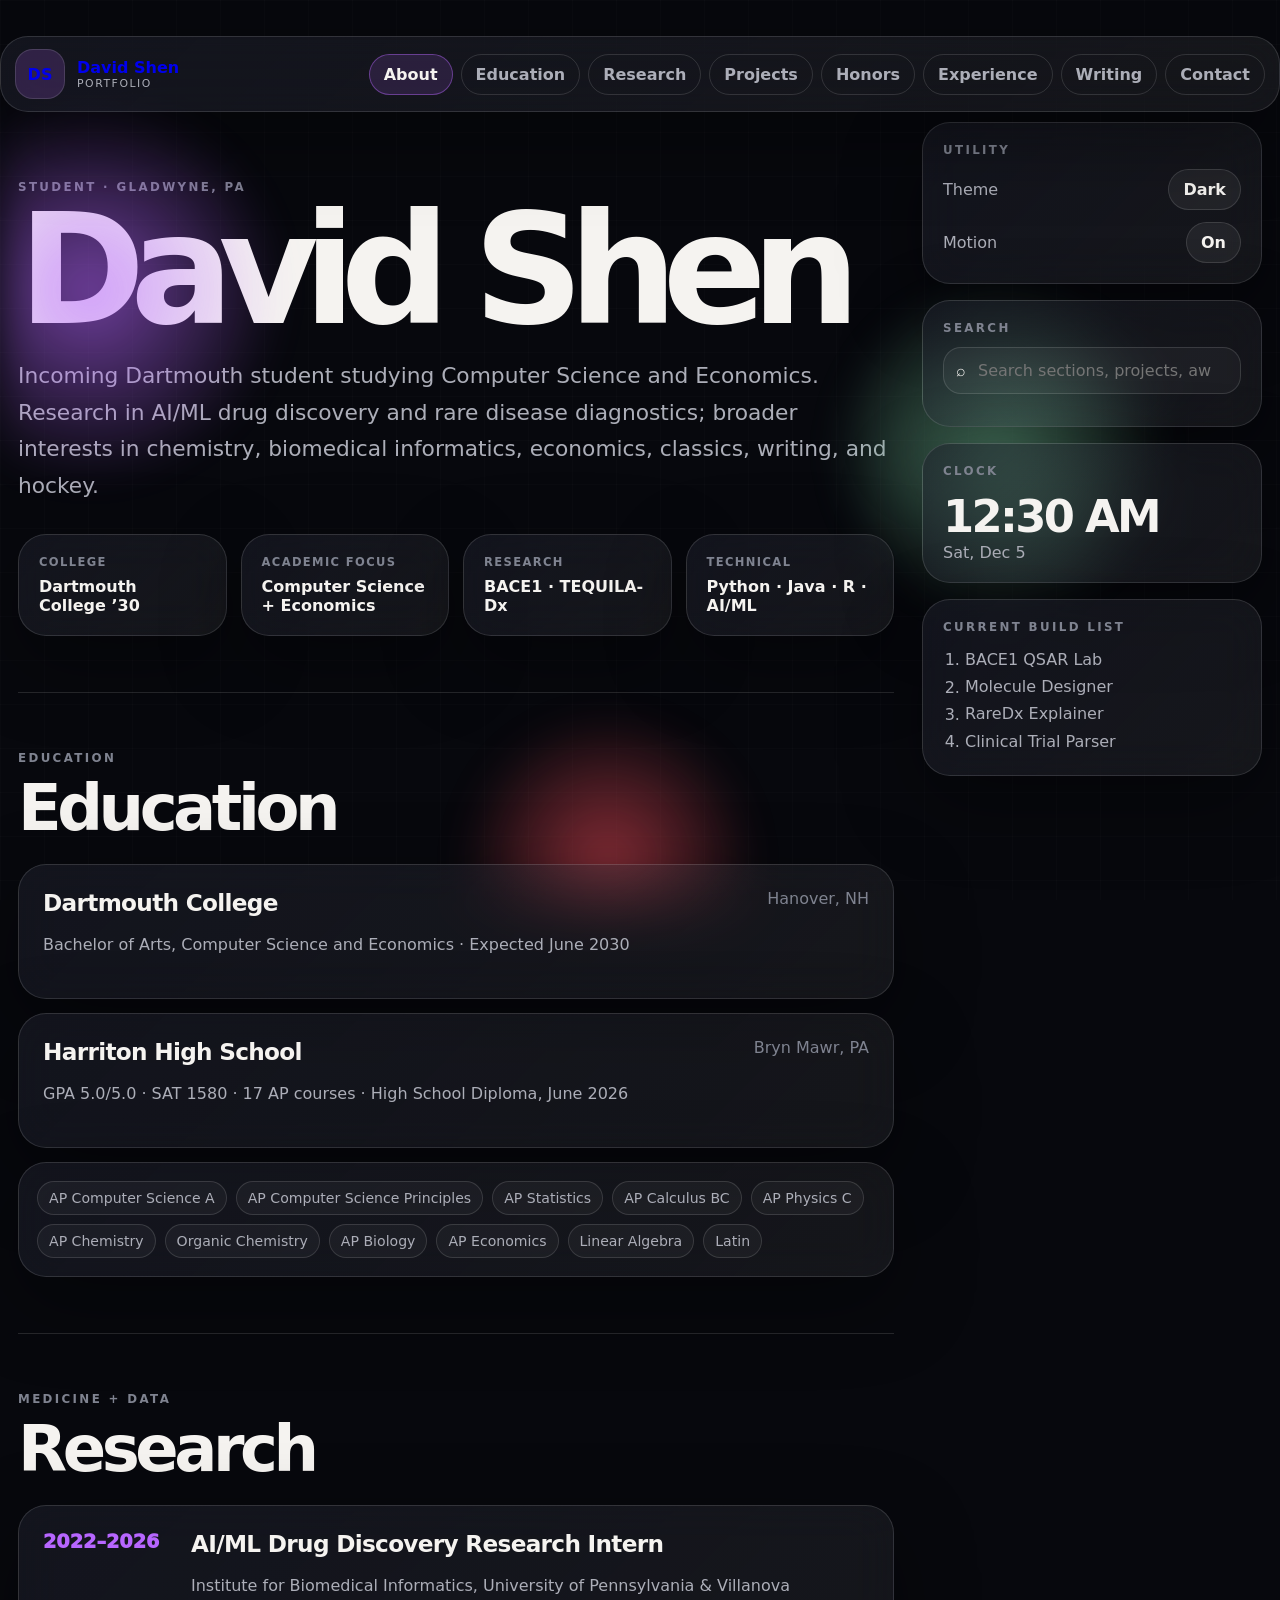
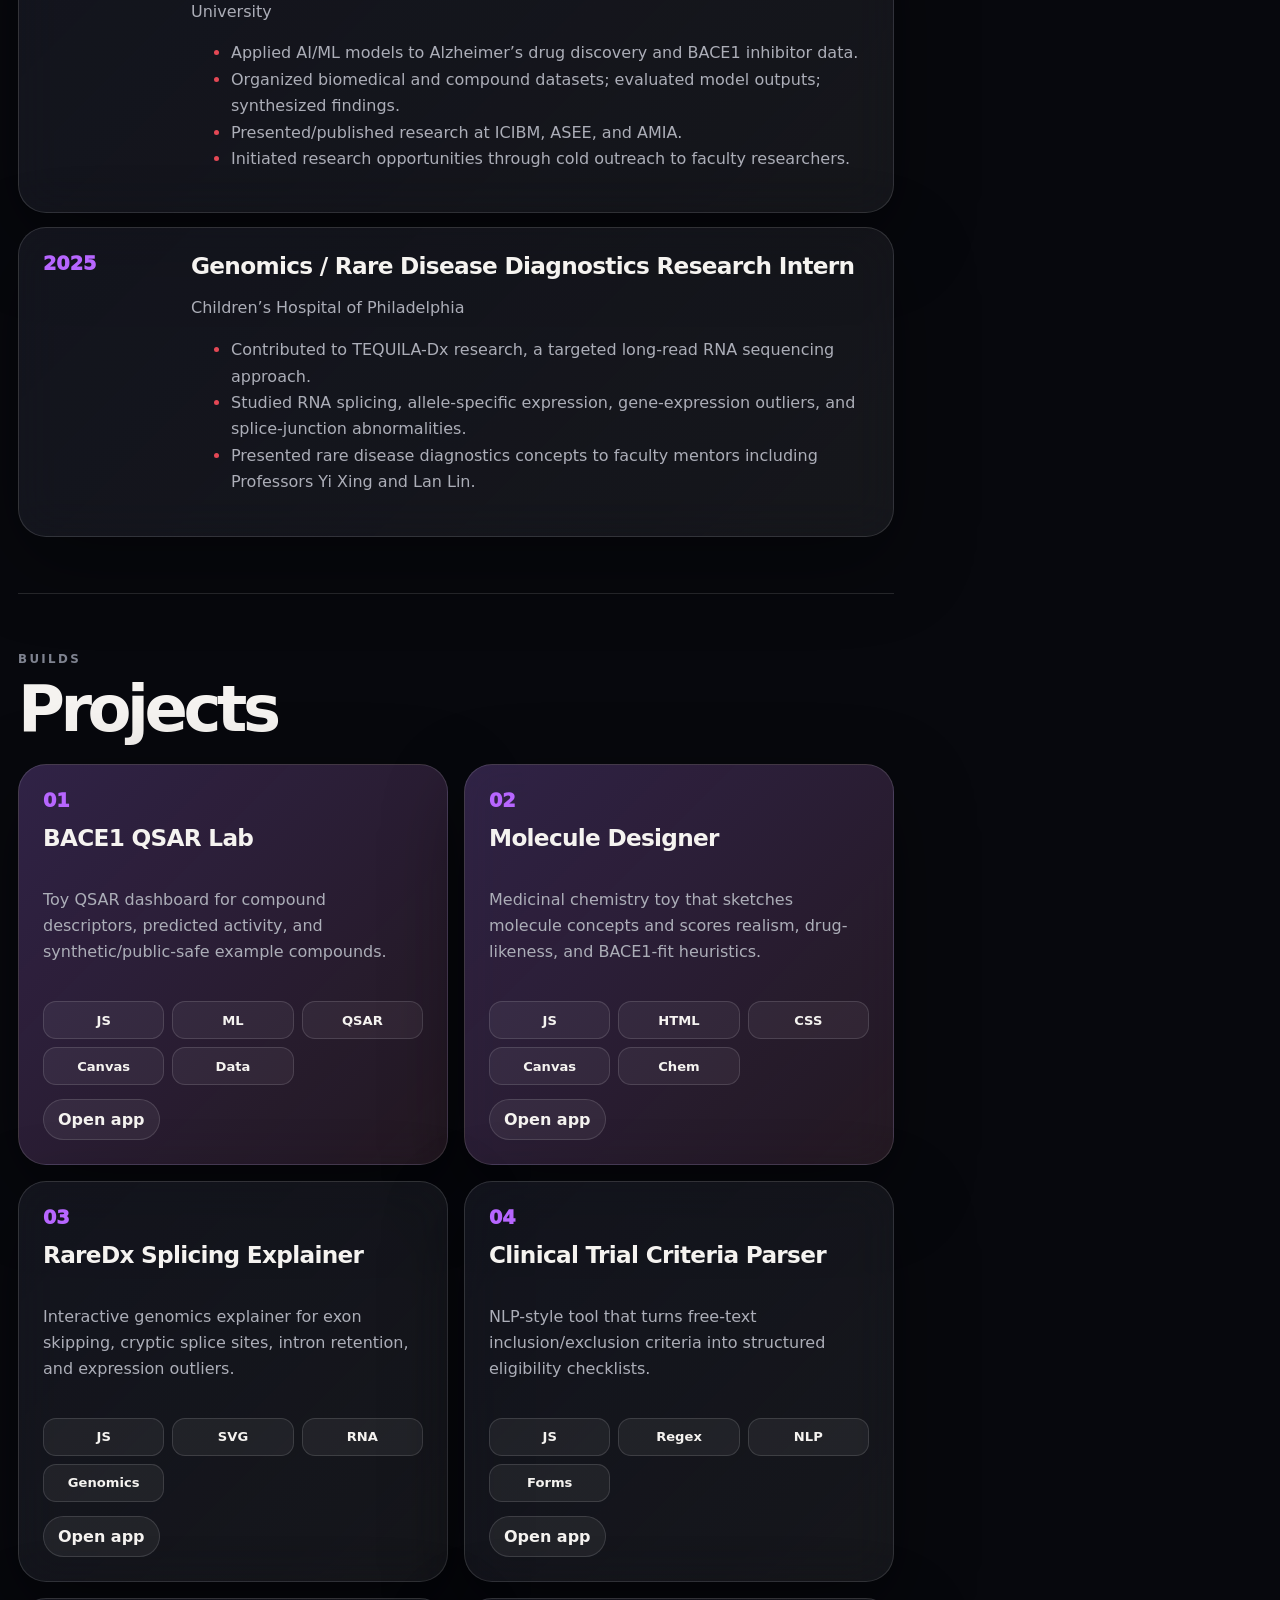
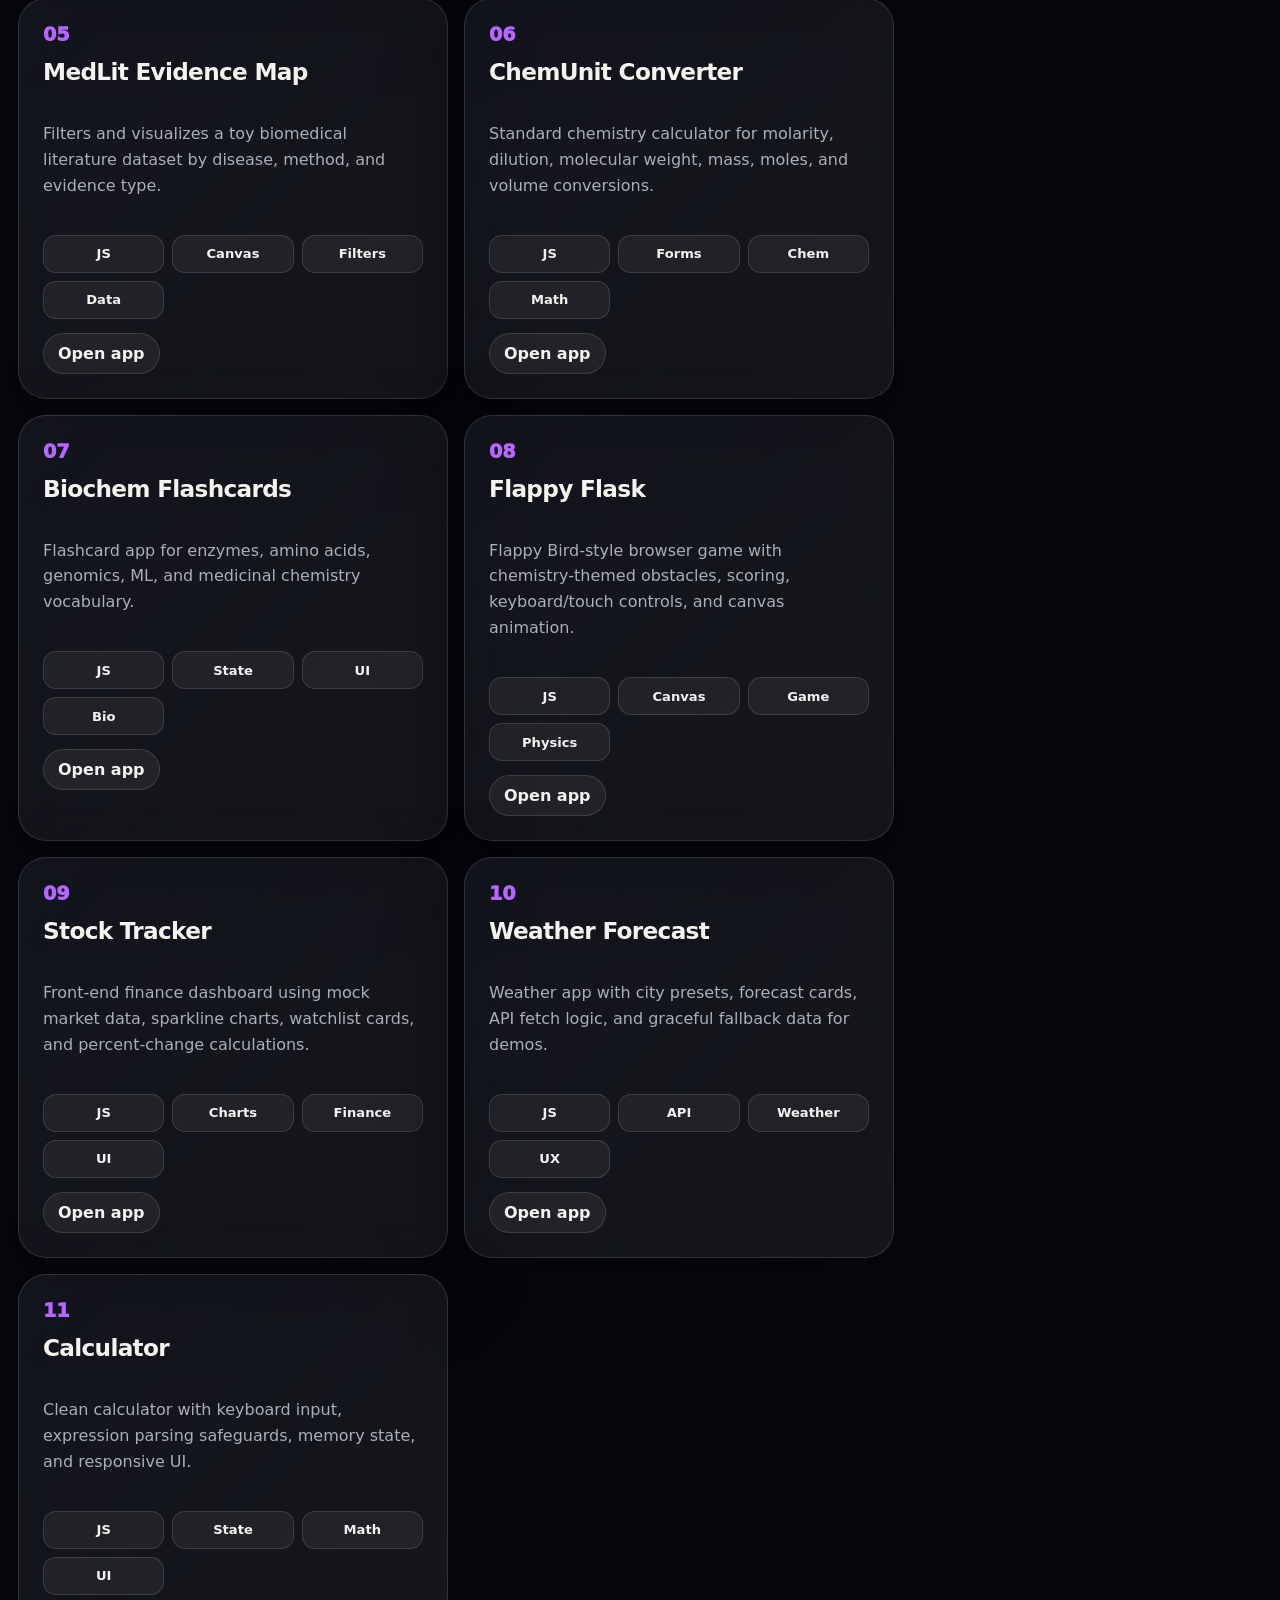
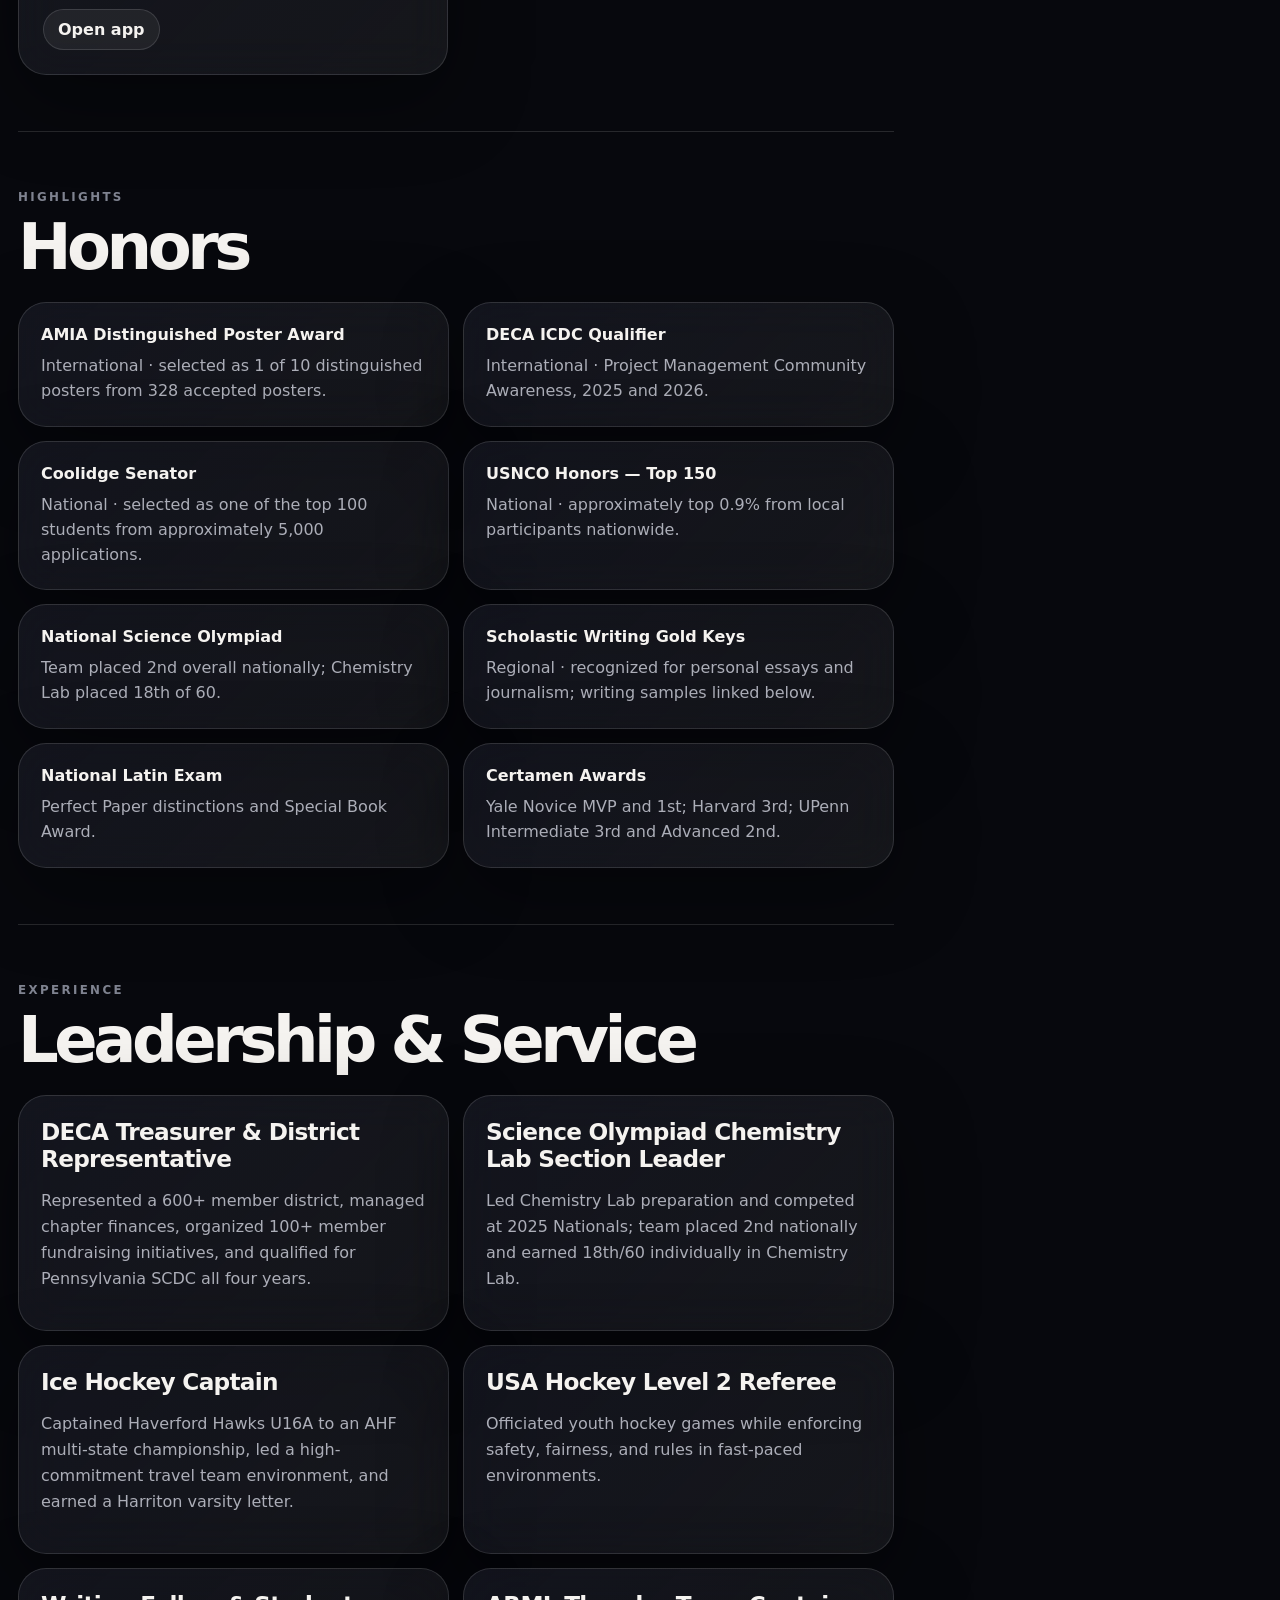
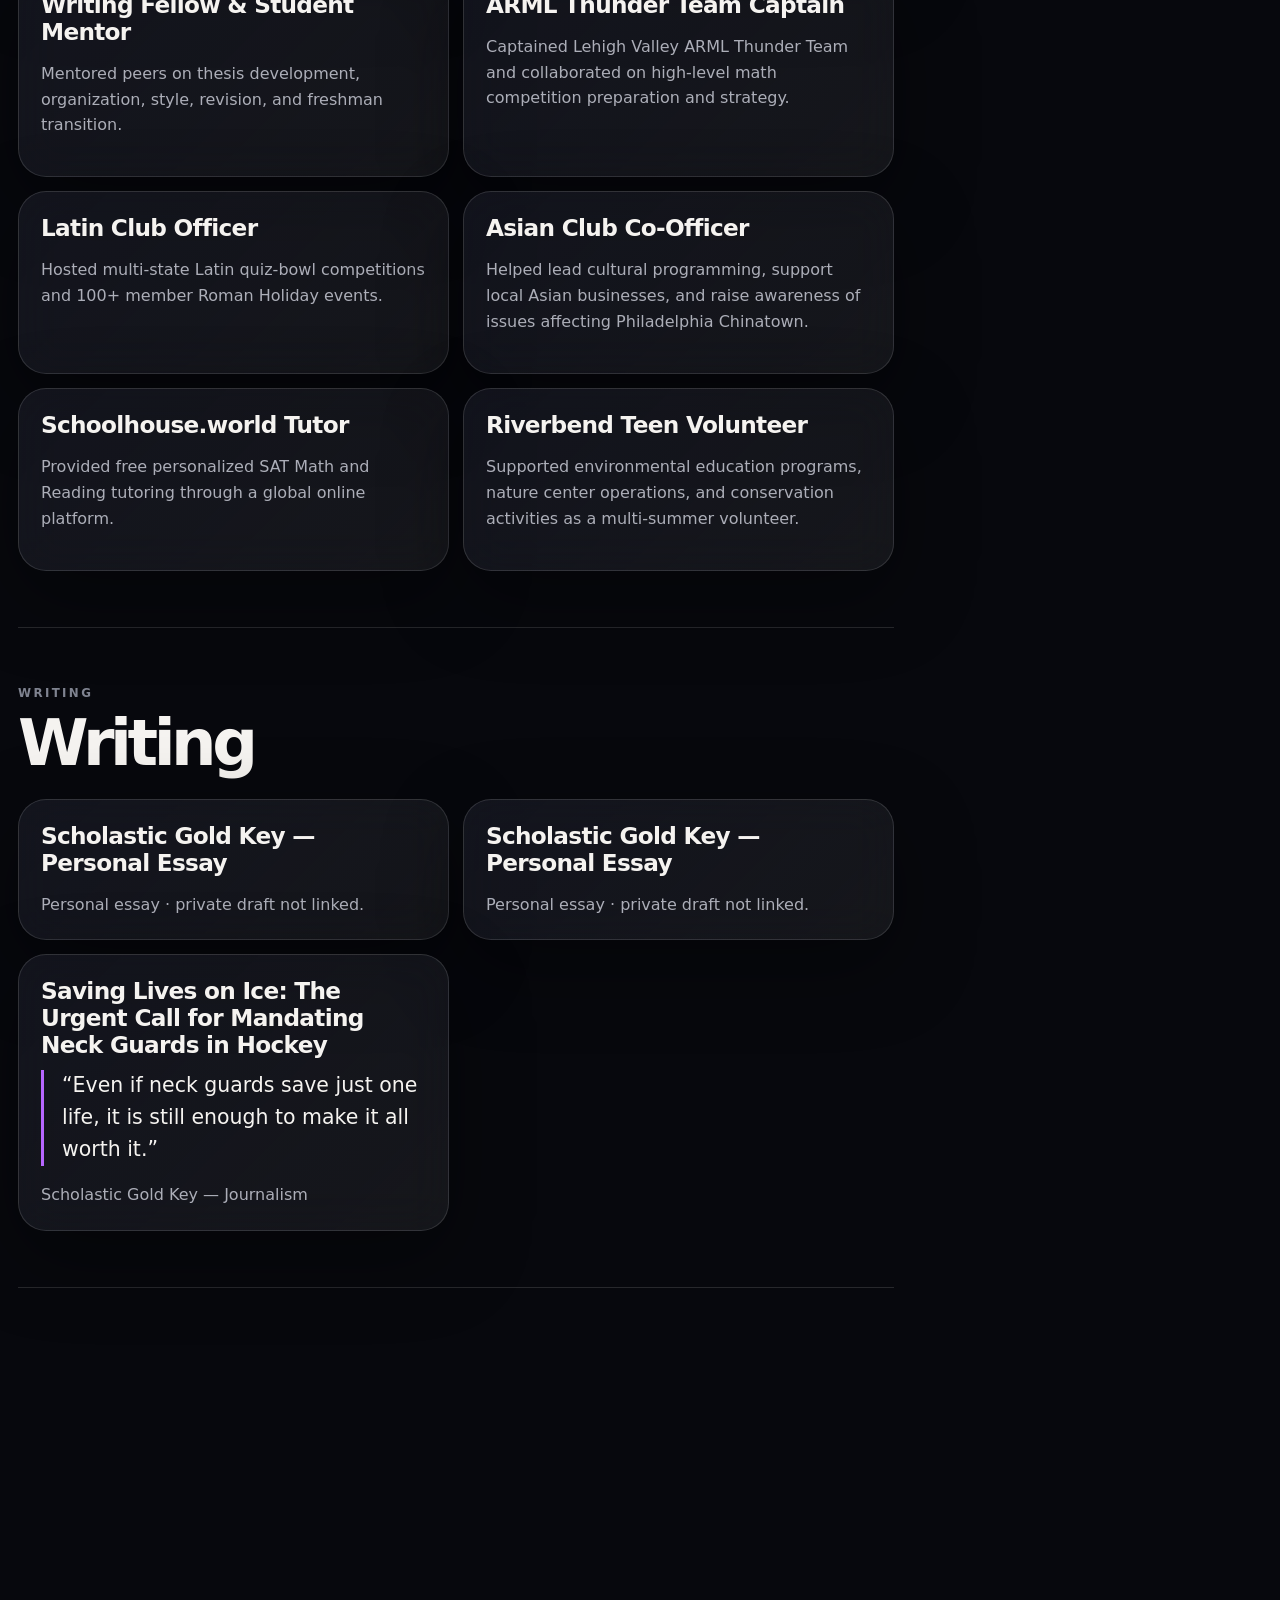
<file: index.html>
<!doctype html>
<html lang="en" data-theme="dark">
<head>
  <meta charset="utf-8" />
  <meta name="viewport" content="width=device-width, initial-scale=1" />
  <title>David Shen</title>
  <meta name="description" content="David Shen — Dartmouth '30, Computer Science and Economics, AI/ML drug discovery, biomedical informatics, chemistry, and leadership." />
  <link rel="stylesheet" href="styles.css" />
</head>
<body>
  <div class="liquid-bg" aria-hidden="true"><span></span><span></span><span></span></div>

  <header class="glass nav-shell">
    <a class="brand" href="#about">
      <span class="brand-mark">DS</span>
      <span><b>David Shen</b><small>Portfolio</small></span>
    </a>
    <nav class="nav">
      <a href="#about">About</a>
      <a href="#education">Education</a>
      <a href="#research">Research</a>
      <a href="#projects">Projects</a>
      <a href="#honors">Honors</a>
      <a href="#experience">Experience</a>
      <a href="#writing">Writing</a>
      <a href="#contact">Contact</a>
    </nav>
  </header>

  <div class="page-grid">
    <main>
      <section id="about" class="hero section reveal" data-search="about david shen dartmouth computer science economics ai ml drug discovery biomedical informatics chemistry gladwyne pennsylvania">
        <p class="section-kicker">Student · Gladwyne, PA</p>
        <h1>David Shen</h1>
        <p class="hero-text">Incoming Dartmouth student studying Computer Science and Economics. Research in AI/ML drug discovery and rare disease diagnostics; broader interests in chemistry, biomedical informatics, economics, classics, writing, and hockey.</p>
        <div class="fact-grid">
          <article class="glass"><span>College</span><strong>Dartmouth College ’30</strong></article>
          <article class="glass"><span>Academic focus</span><strong>Computer Science + Economics</strong></article>
          <article class="glass"><span>Research</span><strong>BACE1 · TEQUILA-Dx</strong></article>
          <article class="glass"><span>Technical</span><strong>Python · Java · R · AI/ML</strong></article>
        </div>
      </section>

      <section id="education" class="section reveal" data-search="education dartmouth harriton gpa sat ap courses computer science chemistry organic chemistry physics calculus latin economics">
        <p class="section-kicker">Education</p>
        <h2>Education</h2>
        <div class="list-cards">
          <article class="glass row-card"><div><h3>Dartmouth College</h3><p>Bachelor of Arts, Computer Science and Economics · Expected June 2030</p></div><span>Hanover, NH</span></article>
          <article class="glass row-card"><div><h3>Harriton High School</h3><p>GPA 5.0/5.0 · SAT 1580 · 17 AP courses · High School Diploma, June 2026</p></div><span>Bryn Mawr, PA</span></article>
        </div>
        <div class="chip-cloud glass soft-panel">
          <span>AP Computer Science A</span><span>AP Computer Science Principles</span><span>AP Statistics</span><span>AP Calculus BC</span><span>AP Physics C</span><span>AP Chemistry</span><span>Organic Chemistry</span><span>AP Biology</span><span>AP Economics</span><span>Linear Algebra</span><span>Latin</span>
        </div>
      </section>

      <section id="research" class="section reveal" data-search="research bace1 alzheimer ai ml drug discovery university pennsylvania villanova amia icibm asee chop tequila dx genomics rare disease diagnostics rna sequencing splicing">
        <p class="section-kicker">Medicine + Data</p>
        <h2>Research</h2>
        <div class="research-list">
          <article class="glass research-card">
            <div class="year">2022–2026</div>
            <div>
              <h3>AI/ML Drug Discovery Research Intern</h3>
              <p class="muted">Institute for Biomedical Informatics, University of Pennsylvania & Villanova University</p>
              <ul>
                <li>Applied AI/ML models to Alzheimer’s drug discovery and BACE1 inhibitor data.</li>
                <li>Organized biomedical and compound datasets; evaluated model outputs; synthesized findings.</li>
                <li>Presented/published research at ICIBM, ASEE, and AMIA.</li>
                <li>Initiated research opportunities through cold outreach to faculty researchers.</li>
              </ul>
            </div>
          </article>
          <article class="glass research-card">
            <div class="year">2025</div>
            <div>
              <h3>Genomics / Rare Disease Diagnostics Research Intern</h3>
              <p class="muted">Children’s Hospital of Philadelphia</p>
              <ul>
                <li>Contributed to TEQUILA-Dx research, a targeted long-read RNA sequencing approach.</li>
                <li>Studied RNA splicing, allele-specific expression, gene-expression outliers, and splice-junction abnormalities.</li>
                <li>Presented rare disease diagnostics concepts to faculty mentors including Professors Yi Xing and Lan Lin.</li>
              </ul>
            </div>
          </article>
        </div>
      </section>

      <section id="projects" class="section reveal" data-search="projects apps molecule designer bace1 qsar raredx clinical trial parser medlit evidence map chem unit converter biochem flashcards flappy flask stock tracker weather forecast calculator">
        <p class="section-kicker">Builds</p>
        <h2>Projects</h2>
        <div class="project-grid">
          <article class="glass project-card primary"><span class="num">01</span><h3>BACE1 QSAR Lab</h3><p>Toy QSAR dashboard for compound descriptors, predicted activity, and synthetic/public-safe example compounds.</p><div class="stack-list"><span>JS</span><span>ML</span><span>QSAR</span><span>Canvas</span><span>Data</span></div><a href="https://davudshein.github.io/Projects/apps/bace1-qsar-lab/" target="_blank" rel="noreferrer">Open app</a></article>
          <article class="glass project-card primary"><span class="num">02</span><h3>Molecule Designer</h3><p>Medicinal chemistry toy that sketches molecule concepts and scores realism, drug-likeness, and BACE1-fit heuristics.</p><div class="stack-list"><span>JS</span><span>HTML</span><span>CSS</span><span>Canvas</span><span>Chem</span></div><a href="https://davudshein.github.io/Projects/apps/molecule-designer/" target="_blank" rel="noreferrer">Open app</a></article>
          <article class="glass project-card"><span class="num">03</span><h3>RareDx Splicing Explainer</h3><p>Interactive genomics explainer for exon skipping, cryptic splice sites, intron retention, and expression outliers.</p><div class="stack-list"><span>JS</span><span>SVG</span><span>RNA</span><span>Genomics</span></div><a href="https://davudshein.github.io/Projects/apps/raredx-splicing-explainer/" target="_blank" rel="noreferrer">Open app</a></article>
          <article class="glass project-card"><span class="num">04</span><h3>Clinical Trial Criteria Parser</h3><p>NLP-style tool that turns free-text inclusion/exclusion criteria into structured eligibility checklists.</p><div class="stack-list"><span>JS</span><span>Regex</span><span>NLP</span><span>Forms</span></div><a href="https://davudshein.github.io/Projects/apps/clinical-trial-parser/" target="_blank" rel="noreferrer">Open app</a></article>
          <article class="glass project-card"><span class="num">05</span><h3>MedLit Evidence Map</h3><p>Filters and visualizes a toy biomedical literature dataset by disease, method, and evidence type.</p><div class="stack-list"><span>JS</span><span>Canvas</span><span>Filters</span><span>Data</span></div><a href="https://davudshein.github.io/Projects/apps/medlit-evidence-map/" target="_blank" rel="noreferrer">Open app</a></article>
          <article class="glass project-card"><span class="num">06</span><h3>ChemUnit Converter</h3><p>Standard chemistry calculator for molarity, dilution, molecular weight, mass, moles, and volume conversions.</p><div class="stack-list"><span>JS</span><span>Forms</span><span>Chem</span><span>Math</span></div><a href="https://davudshein.github.io/Projects/apps/chem-unit-converter/" target="_blank" rel="noreferrer">Open app</a></article>
          <article class="glass project-card"><span class="num">07</span><h3>Biochem Flashcards</h3><p>Flashcard app for enzymes, amino acids, genomics, ML, and medicinal chemistry vocabulary.</p><div class="stack-list"><span>JS</span><span>State</span><span>UI</span><span>Bio</span></div><a href="https://davudshein.github.io/Projects/apps/biochem-flashcards/" target="_blank" rel="noreferrer">Open app</a></article>
          <article class="glass project-card"><span class="num">08</span><h3>Flappy Flask</h3><p>Flappy Bird-style browser game with chemistry-themed obstacles, scoring, keyboard/touch controls, and canvas animation.</p><div class="stack-list"><span>JS</span><span>Canvas</span><span>Game</span><span>Physics</span></div><a href="https://davudshein.github.io/Projects/apps/flappy-flask/" target="_blank" rel="noreferrer">Open app</a></article>
          <article class="glass project-card"><span class="num">09</span><h3>Stock Tracker</h3><p>Front-end finance dashboard using mock market data, sparkline charts, watchlist cards, and percent-change calculations.</p><div class="stack-list"><span>JS</span><span>Charts</span><span>Finance</span><span>UI</span></div><a href="https://davudshein.github.io/Projects/apps/stock-tracker/" target="_blank" rel="noreferrer">Open app</a></article>
          <article class="glass project-card"><span class="num">10</span><h3>Weather Forecast</h3><p>Weather app with city presets, forecast cards, API fetch logic, and graceful fallback data for demos.</p><div class="stack-list"><span>JS</span><span>API</span><span>Weather</span><span>UX</span></div><a href="https://davudshein.github.io/Projects/apps/weather-forecast/" target="_blank" rel="noreferrer">Open app</a></article>
          <article class="glass project-card"><span class="num">11</span><h3>Calculator</h3><p>Clean calculator with keyboard input, expression parsing safeguards, memory state, and responsive UI.</p><div class="stack-list"><span>JS</span><span>State</span><span>Math</span><span>UI</span></div><a href="https://davudshein.github.io/Projects/apps/calculator/" target="_blank" rel="noreferrer">Open app</a></article>
        </div>
      </section>

      <section id="honors" class="section reveal" data-search="honors awards amia distinguished poster deca icdc coolidge senator usnco top 150 science olympiad scholastic gold keys latin certamen">
        <p class="section-kicker">Highlights</p>
        <h2>Honors</h2>
        <div class="honor-grid">
          <article class="glass honor"><strong>AMIA Distinguished Poster Award</strong><span>International · selected as 1 of 10 distinguished posters from 328 accepted posters.</span></article>
          <article class="glass honor"><strong>DECA ICDC Qualifier</strong><span>International · Project Management Community Awareness, 2025 and 2026.</span></article>
          <article class="glass honor"><strong>Coolidge Senator</strong><span>National · selected as one of the top 100 students from approximately 5,000 applications.</span></article>
          <article class="glass honor"><strong>USNCO Honors — Top 150</strong><span>National · approximately top 0.9% from local participants nationwide.</span></article>
          <article class="glass honor"><strong>National Science Olympiad</strong><span>Team placed 2nd overall nationally; Chemistry Lab placed 18th of 60.</span></article>
          <article class="glass honor"><strong>Scholastic Writing Gold Keys</strong><span>Regional · recognized for personal essays and journalism; writing samples linked below.</span></article>
          <article class="glass honor"><strong>National Latin Exam</strong><span>Perfect Paper distinctions and Special Book Award.</span></article>
          <article class="glass honor"><strong>Certamen Awards</strong><span>Yale Novice MVP and 1st; Harvard 3rd; UPenn Intermediate 3rd and Advanced 2nd.</span></article>
        </div>
      </section>

      <section id="experience" class="section reveal" data-search="experience leadership service volunteer deca science olympiad hockey captain writing fellow mentor arml latin asian schoolhouse riverbend referee skatium">
        <p class="section-kicker">Experience</p>
        <h2>Leadership & Service</h2>
        <div class="experience-grid">
          <article class="glass exp-card"><h3>DECA Treasurer & District Representative</h3><p>Represented a 600+ member district, managed chapter finances, organized 100+ member fundraising initiatives, and qualified for Pennsylvania SCDC all four years.</p></article>
          <article class="glass exp-card"><h3>Science Olympiad Chemistry Lab Section Leader</h3><p>Led Chemistry Lab preparation and competed at 2025 Nationals; team placed 2nd nationally and earned 18th/60 individually in Chemistry Lab.</p></article>
          <article class="glass exp-card"><h3>Ice Hockey Captain</h3><p>Captained Haverford Hawks U16A to an AHF multi-state championship, led a high-commitment travel team environment, and earned a Harriton varsity letter.</p></article>
          <article class="glass exp-card"><h3>USA Hockey Level 2 Referee</h3><p>Officiated youth hockey games while enforcing safety, fairness, and rules in fast-paced environments.</p></article>
          <article class="glass exp-card"><h3>Writing Fellow & Student Mentor</h3><p>Mentored peers on thesis development, organization, style, revision, and freshman transition.</p></article>
          <article class="glass exp-card"><h3>ARML Thunder Team Captain</h3><p>Captained Lehigh Valley ARML Thunder Team and collaborated on high-level math competition preparation and strategy.</p></article>
          <article class="glass exp-card"><h3>Latin Club Officer</h3><p>Hosted multi-state Latin quiz-bowl competitions and 100+ member Roman Holiday events.</p></article>
          <article class="glass exp-card"><h3>Asian Club Co-Officer</h3><p>Helped lead cultural programming, support local Asian businesses, and raise awareness of issues affecting Philadelphia Chinatown.</p></article>
          <article class="glass exp-card"><h3>Schoolhouse.world Tutor</h3><p>Provided free personalized SAT Math and Reading tutoring through a global online platform.</p></article>
          <article class="glass exp-card"><h3>Riverbend Teen Volunteer</h3><p>Supported environmental education programs, nature center operations, and conservation activities as a multi-summer volunteer.</p></article>
        </div>
      </section>

      <section id="writing" class="section reveal" data-search="writing scholastic gold key essays personal essays journalism creative nonfiction writing samples quotes neck guards hockey">
        <p class="section-kicker">Writing</p>
        <h2>Writing</h2>
        <div class="writing-grid">
          <article class="glass writing-card quote-card"><h3>Scholastic Gold Key — Personal Essay</h3><p>Personal essay · private draft not linked.</p></article>
          <article class="glass writing-card quote-card"><h3>Scholastic Gold Key — Personal Essay</h3><p>Personal essay · private draft not linked.</p></article>
          <article class="glass writing-card quote-card"><h3>Saving Lives on Ice: The Urgent Call for Mandating Neck Guards in Hockey</h3><blockquote>“Even if neck guards save just one life, it is still enough to make it all worth it.”</blockquote><p>Scholastic Gold Key — Journalism</p></article>
        </div>
      </section>

      <section id="contact" class="section reveal" data-search="contact email linkedin david shen dartmouth">
        <p class="section-kicker">Reach out</p>
        <h2>Contact</h2>
        <div class="glass contact-card">
          <div><h3>David Shen</h3><p>Dartmouth College ’30 · Computer Science and Economics</p></div>
          <div class="contact-links"><a href="mailto:david.k.shen.30@dartmouth.edu">Email</a><a href="https://www.linkedin.com/in/david-shen-7abb48238/" target="_blank" rel="noreferrer">LinkedIn</a></div>
        </div>
      </section>
    </main>

    <aside class="side-rail">
      <section class="glass rail-card utility-card">
        <div class="rail-title">Utility</div>
        <div class="toggle-row"><span>Theme</span><button id="themeToggle" type="button">Dark</button></div>
        <div class="toggle-row"><span>Motion</span><button id="motionToggle" type="button">On</button></div>
      </section>
      <section class="glass rail-card">
        <div class="rail-title">Search</div>
        <label class="search-box"><span>⌕</span><input id="search" type="search" placeholder="Search sections, projects, awards" /></label>
        <div id="searchResults" class="search-results"></div>
      </section>
      <section class="glass rail-card clock-card">
        <div class="rail-title">Clock</div>
        <strong id="clock">--:--</strong>
        <span id="dateLine">--</span>
      </section>
      <section class="glass rail-card status-card">
        <div class="rail-title">Current build list</div>
        <ol>
          <li>BACE1 QSAR Lab</li>
          <li>Molecule Designer</li>
          <li>RareDx Explainer</li>
          <li>Clinical Trial Parser</li>
        </ol>
      </section>
    </aside>
  </div>
  <script src="script.js"></script>
</body>
</html>
</file>
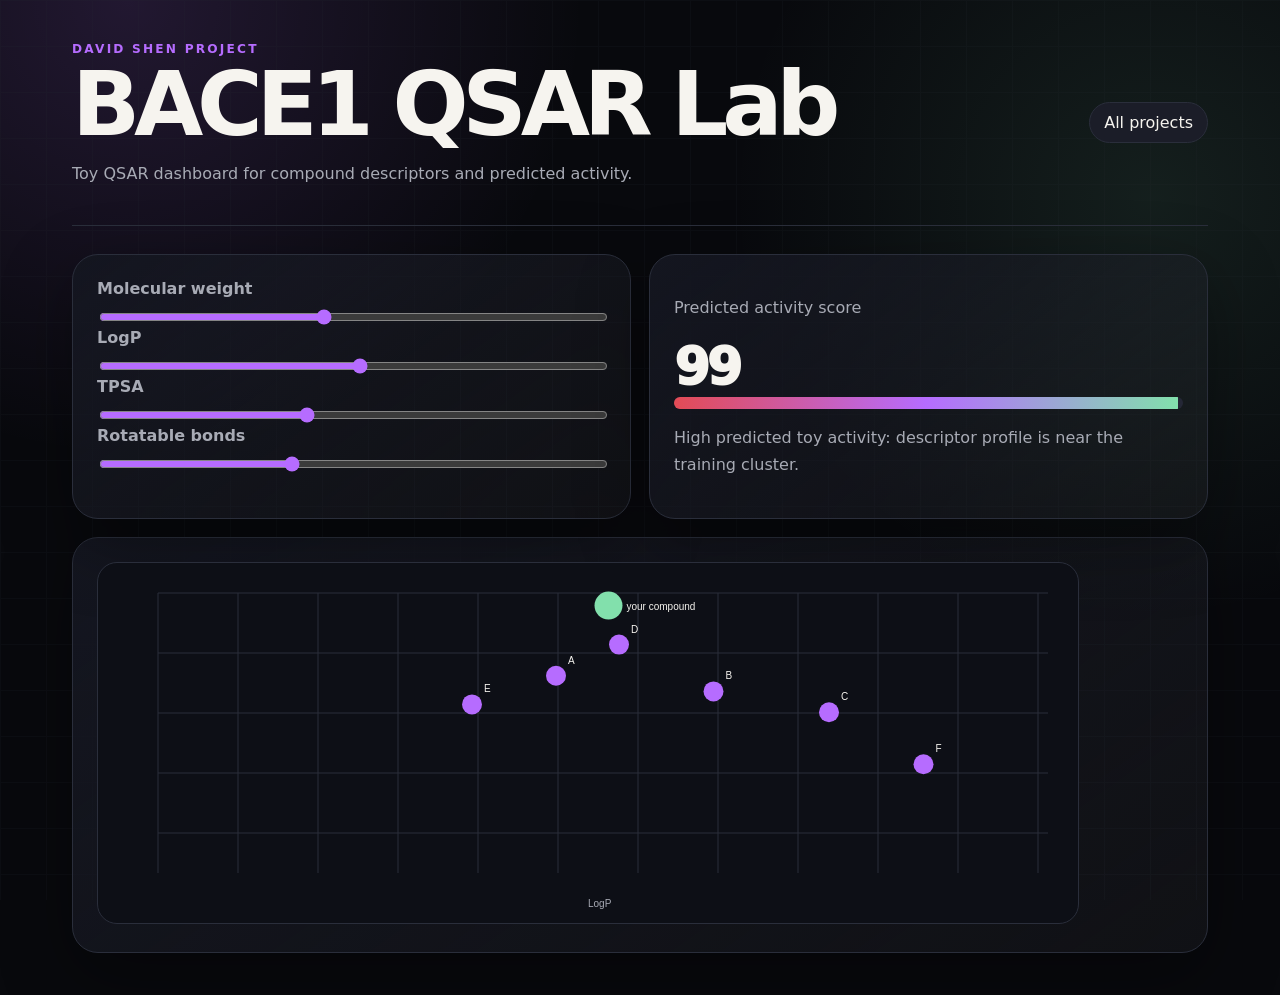
<file: apps/bace1-qsar-lab/index.html>
<!doctype html><html lang="en"><head><meta charset="utf-8"><meta name="viewport" content="width=device-width,initial-scale=1"><title>BACE1 QSAR Lab</title><style>
:root{--bg:#08090d;--panel:#141620;--line:#2a2e3b;--text:#f6f4ef;--muted:#a8abb5;--accent:#b66cff;--red:#e34b55;--green:#82e0ac;--amber:#f4c86a}*{box-sizing:border-box}body{margin:0;background:radial-gradient(circle at 10% 0%,rgba(182,108,255,.15),transparent 30%),radial-gradient(circle at 90% 20%,rgba(130,224,172,.1),transparent 30%),var(--bg);color:var(--text);font-family:Inter,ui-sans-serif,system-ui,-apple-system,BlinkMacSystemFont,"Segoe UI",sans-serif}body:before{content:"";position:fixed;inset:0;background-image:linear-gradient(var(--line) 1px,transparent 1px),linear-gradient(90deg,var(--line) 1px,transparent 1px);background-size:46px 46px;opacity:.15;pointer-events:none}main{max-width:1180px;margin:auto;padding:42px 22px;position:relative}a{color:inherit}.top{display:flex;justify-content:space-between;gap:18px;align-items:center;border-bottom:1px solid var(--line);padding-bottom:22px;margin-bottom:28px}.kicker{color:var(--accent);text-transform:uppercase;letter-spacing:.18em;font-size:.76rem;font-weight:900}h1{font-size:clamp(2.8rem,7vw,6rem);line-height:.9;letter-spacing:-.07em;margin:8px 0 14px}h2,h3{letter-spacing:-.03em}.muted,p{color:var(--muted);line-height:1.65}.panel,.card{border:1px solid var(--line);background:linear-gradient(145deg,var(--panel),rgba(255,255,255,.035));border-radius:26px;padding:24px;box-shadow:0 24px 70px rgba(0,0,0,.35)}.grid{display:grid;grid-template-columns:repeat(2,minmax(0,1fr));gap:18px}.three{grid-template-columns:repeat(3,minmax(0,1fr))}.four{grid-template-columns:repeat(4,minmax(0,1fr))}button,.btn{border:1px solid var(--line);background:#1b1d28;color:var(--text);border-radius:999px;padding:10px 14px;font-weight:800;cursor:pointer;text-decoration:none;font:inherit}input,select,textarea{width:100%;border:1px solid var(--line);background:#10121a;color:var(--text);border-radius:14px;padding:12px;font:inherit}label{display:grid;gap:8px;color:var(--muted);font-weight:750}input[type=range]{accent-color:var(--accent);padding:0}.score{font-size:3.2rem;font-weight:950;letter-spacing:-.06em;color:var(--text)}.bar{height:12px;background:#242736;border-radius:999px;overflow:hidden}.bar span{display:block;height:100%;background:linear-gradient(90deg,var(--red),var(--accent),var(--green));width:0}.chips{display:flex;gap:8px;flex-wrap:wrap}.chips span{border:1px solid var(--line);border-radius:999px;padding:7px 10px;color:var(--muted)}canvas,svg{max-width:100%;border:1px solid var(--line);border-radius:20px;background:#0d0f16}.navlink{white-space:nowrap}@media(max-width:800px){.grid,.three,.four{grid-template-columns:1fr}.top{display:block}h1{font-size:3rem}}
</style></head><body><main><div class="top"><div><div class="kicker">David Shen Project</div><h1>BACE1 QSAR Lab</h1><p>Toy QSAR dashboard for compound descriptors and predicted activity.</p></div><a class="btn navlink" href="../../index.html">All projects</a></div>
<section class="grid"><div class="panel"><label>Molecular weight<input id="mw" type="range" min="200" max="700" value="420"></label><label>LogP<input id="logp" type="range" min="-1" max="7" step="0.1" value="3.1"></label><label>TPSA<input id="tpsa" type="range" min="20" max="180" value="85"></label><label>Rotatable bonds<input id="rot" type="range" min="0" max="16" value="6"></label></div><div class="panel"><p>Predicted activity score</p><div class="score" id="pred">--</div><div class="bar"><span id="predbar"></span></div><p id="explain"></p></div></section><section class="panel" style="margin-top:18px"><canvas id="plot" width="980" height="360"></canvas></section><script>
const compounds=[['A',330,2.6,75,5,72],['B',480,4.1,90,7,66],['C',550,5.2,62,9,58],['D',410,3.2,82,4,84],['E',290,1.8,120,3,61],['F',620,6.1,50,12,38]];['mw','logp','tpsa','rot'].forEach(id=>document.getElementById(id).oninput=update);function score(){let s=100-Math.abs(+mw.value-420)/4-Math.abs(+logp.value-3.1)*9-Math.abs(+tpsa.value-82)/3-Math.max(0,+rot.value-7)*6;return Math.max(0,Math.min(99,Math.round(s)))}function update(){let s=score();pred.textContent=s;predbar.style.width=s+'%';explain.textContent=s>78?'High predicted toy activity: descriptor profile is near the training cluster.':s>55?'Moderate activity: one or more descriptors are off target.':'Low activity: size, polarity, or flexibility is outside preferred range.';draw()}function draw(){const c=plot.getContext('2d'),w=plot.width,h=plot.height;c.clearRect(0,0,w,h);c.strokeStyle='#2a2e3b';for(let x=60;x<w-30;x+=80){c.beginPath();c.moveTo(x,30);c.lineTo(x,h-50);c.stroke()}for(let y=30;y<h-50;y+=60){c.beginPath();c.moveTo(60,y);c.lineTo(w-30,y);c.stroke()}c.fillStyle='#a8abb5';c.fillText('LogP',w/2,h-16);function px(l){return 80+(l+1)/8*(w-140)}function py(a){return h-60-a/100*(h-100)}compounds.forEach(d=>{c.fillStyle='#b66cff';c.beginPath();c.arc(px(d[2]),py(d[5]),10,0,7);c.fill();c.fillStyle='#f6f4ef';c.fillText(d[0],px(d[2])+12,py(d[5])-12)});let s=score();c.fillStyle='#82e0ac';c.beginPath();c.arc(px(+logp.value),py(s),14,0,7);c.fill();c.fillStyle='#f6f4ef';c.fillText('your compound',px(+logp.value)+18,py(s)+4)}update();</script></main></body></html>
</file>
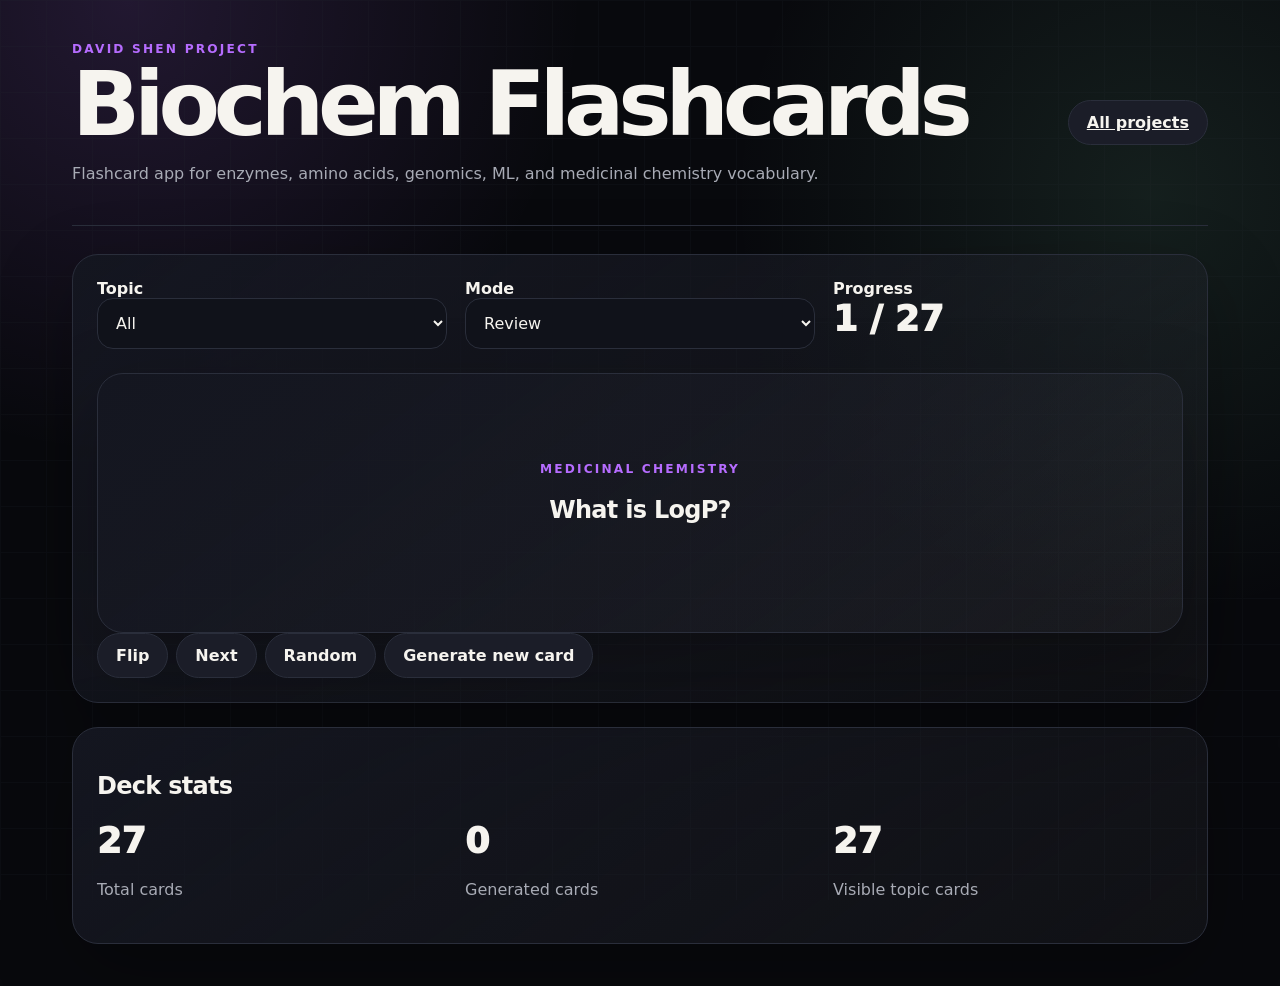
<file: apps/biochem-flashcards/index.html>
<!doctype html>
<html lang="en">
<head>
<meta charset="utf-8">
<meta name="viewport" content="width=device-width,initial-scale=1">
<title>Biochem Flashcards</title>
<style>
:root{--bg:#08090d;--panel:#141620;--line:#2a2e3b;--text:#f6f4ef;--muted:#a8abb5;--accent:#b66cff;--red:#e34b55;--green:#82e0ac;--amber:#f4c86a}
*{box-sizing:border-box}body{margin:0;background:radial-gradient(circle at 10% 0%,rgba(182,108,255,.15),transparent 30%),radial-gradient(circle at 90% 20%,rgba(130,224,172,.1),transparent 30%),var(--bg);color:var(--text);font-family:Inter,ui-sans-serif,system-ui,-apple-system,BlinkMacSystemFont,"Segoe UI",sans-serif}
body:before{content:"";position:fixed;inset:0;background-image:linear-gradient(var(--line) 1px,transparent 1px),linear-gradient(90deg,var(--line) 1px,transparent 1px);background-size:46px 46px;opacity:.15;pointer-events:none}
main{max-width:1180px;margin:auto;padding:42px 22px;position:relative}a{color:inherit}.top{display:flex;justify-content:space-between;gap:18px;align-items:center;border-bottom:1px solid var(--line);padding-bottom:22px;margin-bottom:28px}.kicker{color:var(--accent);text-transform:uppercase;letter-spacing:.18em;font-size:.76rem;font-weight:900}
h1{font-size:clamp(2.8rem,7vw,6rem);line-height:.9;letter-spacing:-.07em;margin:8px 0 14px}h2,h3{letter-spacing:-.03em}.muted,p{color:var(--muted);line-height:1.65}.panel,.card{border:1px solid var(--line);background:linear-gradient(145deg,var(--panel),rgba(255,255,255,.035));border-radius:26px;padding:24px;box-shadow:0 28px 80px rgba(0,0,0,.26)}.btn,button,select,input,textarea{font:inherit}
.btn,button{border:1px solid var(--line);background:#1b1d28;color:var(--text);border-radius:999px;padding:12px 18px;font-weight:800;cursor:pointer}.btn:hover,button:hover{border-color:var(--accent)}select,input,textarea{width:100%;border:1px solid var(--line);background:#10121a;color:var(--text);border-radius:16px;padding:14px}textarea{min-height:230px;resize:vertical}.grid{display:grid;grid-template-columns:repeat(2,minmax(0,1fr));gap:22px}.grid3{display:grid;grid-template-columns:repeat(3,minmax(0,1fr));gap:18px}.chips{display:flex;gap:8px;flex-wrap:wrap}.chips span{border:1px solid var(--line);border-radius:999px;padding:6px 10px;color:var(--muted);font-size:.85rem}.stat{font-size:2.2rem;font-weight:950}.good{color:var(--green)}.bad{color:var(--red)}.warn{color:var(--amber)}ul{line-height:1.85;color:var(--muted)}canvas{width:100%;height:auto;border:1px solid var(--line);border-radius:22px;background:#0b0d14}.section{margin-top:24px}@media(max-width:760px){.grid,.grid3{grid-template-columns:1fr}h1{font-size:3.2rem}}
</style>
</head>
<body>
<main>
  <div class="top">
    <div>
      <div class="kicker">David Shen Project</div>
      <h1>Biochem Flashcards</h1>
      <p class="muted">Flashcard app for enzymes, amino acids, genomics, ML, and medicinal chemistry vocabulary.</p>
    </div>
    <a class="btn" href="../../index.html">All projects</a>
  </div>
  
<section class="panel">
  <div class="grid3">
    <label><strong>Topic</strong><select id="topic"><option>All</option><option>ML</option><option>Medicinal chemistry</option><option>Genomics</option><option>Enzymes</option><option>Amino acids</option><option>Clinical research</option></select></label>
    <label><strong>Mode</strong><select id="mode"><option>Review</option><option>Random</option><option>Generated</option></select></label>
    <div><strong>Progress</strong><div class="stat" id="count">0 / 0</div></div>
  </div>
  <div class="card section" style="min-height:260px;text-align:center;display:grid;place-items:center">
    <div>
      <div class="kicker" id="category">ML</div>
      <h2 id="front">Question</h2>
      <p id="back" style="display:none;font-size:1.25rem"></p>
    </div>
  </div>
  <div class="chips">
    <button onclick="flip()">Flip</button>
    <button onclick="nextCard()">Next</button>
    <button onclick="randomCard()">Random</button>
    <button onclick="generateCard()">Generate new card</button>
  </div>
</section>
<section class="panel section">
  <h2>Deck stats</h2>
  <div class="grid3">
    <div><div class="stat" id="deckSize">0</div><p>Total cards</p></div>
    <div><div class="stat" id="generatedSize">0</div><p>Generated cards</p></div>
    <div><div class="stat" id="topicCount">0</div><p>Visible topic cards</p></div>
  </div>
</section>

</main>
<script>

let cards = [
  ["Medicinal chemistry","What is LogP?","A measure of lipophilicity; higher LogP usually means more hydrophobic."],
  ["Medicinal chemistry","What is a hydrogen-bond donor?","A group that can donate a hydrogen bond, often N-H or O-H."],
  ["Medicinal chemistry","Why can too many rotatable bonds hurt drug-likeness?","They increase flexibility and can reduce binding specificity and oral bioavailability."],
  ["Medicinal chemistry","What is a scaffold?","The core structural framework of a molecule that substitutions are built around."],
  ["Medicinal chemistry","What is QSAR?","Quantitative structure-activity relationship modeling links molecular descriptors to biological activity."],
  ["Genomics","What is exon skipping?","A splicing event where an exon is omitted from mature RNA."],
  ["Genomics","What is a cryptic splice site?","A normally unused splice site that becomes activated and can disrupt RNA processing."],
  ["Genomics","What is allele-specific expression?","Unequal expression of the two alleles of a gene."],
  ["Genomics","What is an expression outlier?","A gene whose expression is unusually high or low relative to a reference population."],
  ["Genomics","Why use long-read RNA sequencing?","It can capture full-length transcripts and reveal isoforms that short reads may miss."],
  ["Enzymes","What does BACE1 do?","BACE1 is a beta-secretase involved in amyloid precursor protein cleavage."],
  ["Enzymes","What is an inhibitor?","A molecule that decreases the activity of an enzyme or protein target."],
  ["Enzymes","What is Km?","The substrate concentration at which reaction rate is half of Vmax."],
  ["Enzymes","What is Vmax?","The maximum reaction velocity under saturating substrate conditions."],
  ["Amino acids","Which amino acids contain sulfur?","Cysteine and methionine."],
  ["Amino acids","Which amino acids are aromatic?","Phenylalanine, tyrosine, and tryptophan."],
  ["Amino acids","Which amino acids are positively charged?","Lysine, arginine, and histidine."],
  ["Amino acids","Which amino acids are negatively charged?","Aspartate and glutamate."],
  ["ML","What is overfitting?","When a model fits training data too closely and generalizes poorly."],
  ["ML","What is cross-validation?","A strategy for estimating model performance by repeatedly training/testing on different splits."],
  ["ML","What is regularization?","A constraint or penalty that reduces model complexity to improve generalization."],
  ["ML","What is a feature?","An input variable used by a model to make predictions."],
  ["ML","What is R²?","A metric describing how much variance in the outcome a model explains."],
  ["Clinical research","What is an inclusion criterion?","A condition a participant must meet to enroll in a study."],
  ["Clinical research","What is an exclusion criterion?","A condition that prevents enrollment because of safety, confounding, or design reasons."],
  ["Clinical research","What is a confounder?","A variable related to both exposure and outcome that can distort an association."],
  ["Clinical research","What is informed consent?","A process ensuring a participant understands risks, benefits, and alternatives before joining."]
];
let i = 0, shown = false, generated = 0;

function visibleCards(){
  const t = document.getElementById("topic").value;
  return cards.map((c,idx)=>({c,idx})).filter(x => t==="All" || x.c[0]===t);
}
function current(){
  const v = visibleCards();
  if(!v.length) return {c:["None","No cards","Change the topic filter."], idx:0, pos:0, total:0};
  const pos = ((i % v.length) + v.length) % v.length;
  return {...v[pos], pos, total:v.length};
}
function render(){
  const cur = current();
  document.getElementById("category").textContent = cur.c[0];
  document.getElementById("front").textContent = cur.c[1];
  document.getElementById("back").textContent = cur.c[2];
  document.getElementById("back").style.display = shown ? "block" : "none";
  document.getElementById("count").textContent = `${cur.pos+1} / ${cur.total}`;
  document.getElementById("deckSize").textContent = cards.length;
  document.getElementById("generatedSize").textContent = generated;
  document.getElementById("topicCount").textContent = cur.total;
}
function flip(){ shown = !shown; render(); }
function nextCard(){ i++; shown=false; render(); }
function randomCard(){ const v=visibleCards(); i = Math.floor(Math.random()*Math.max(1,v.length)); shown=false; render(); }
function generateCard(){
  const templates = [
    ["Medicinal chemistry","Why does polarity matter in drug design?","Polarity affects solubility, permeability, binding interactions, and clearance."],
    ["ML","Why separate training and test sets?","To estimate whether a model generalizes beyond the examples it memorized."],
    ["Genomics","Why can RNA reveal disease clues DNA misses?","RNA shows expression and splicing consequences that may not be obvious from DNA sequence alone."],
    ["Clinical research","Why parse eligibility criteria?","Structured criteria make screening more consistent and reduce manual review burden."],
    ["Enzymes","Why model enzyme inhibitors?","Predicted activity helps prioritize compounds before expensive wet-lab testing."]
  ];
  const pick = templates[Math.floor(Math.random()*templates.length)];
  cards.push([pick[0], pick[1] + ` #${generated+1}`, pick[2]]);
  generated++;
  document.getElementById("topic").value = "All";
  i = cards.length - 1;
  shown = false;
  render();
}
document.getElementById("topic").addEventListener("change", ()=>{i=0;shown=false;render();});
document.getElementById("mode").addEventListener("change", ()=>{
  if(document.getElementById("mode").value==="Random") randomCard();
  if(document.getElementById("mode").value==="Generated") generateCard();
});
render();

</script>
</body>
</html>
</file>
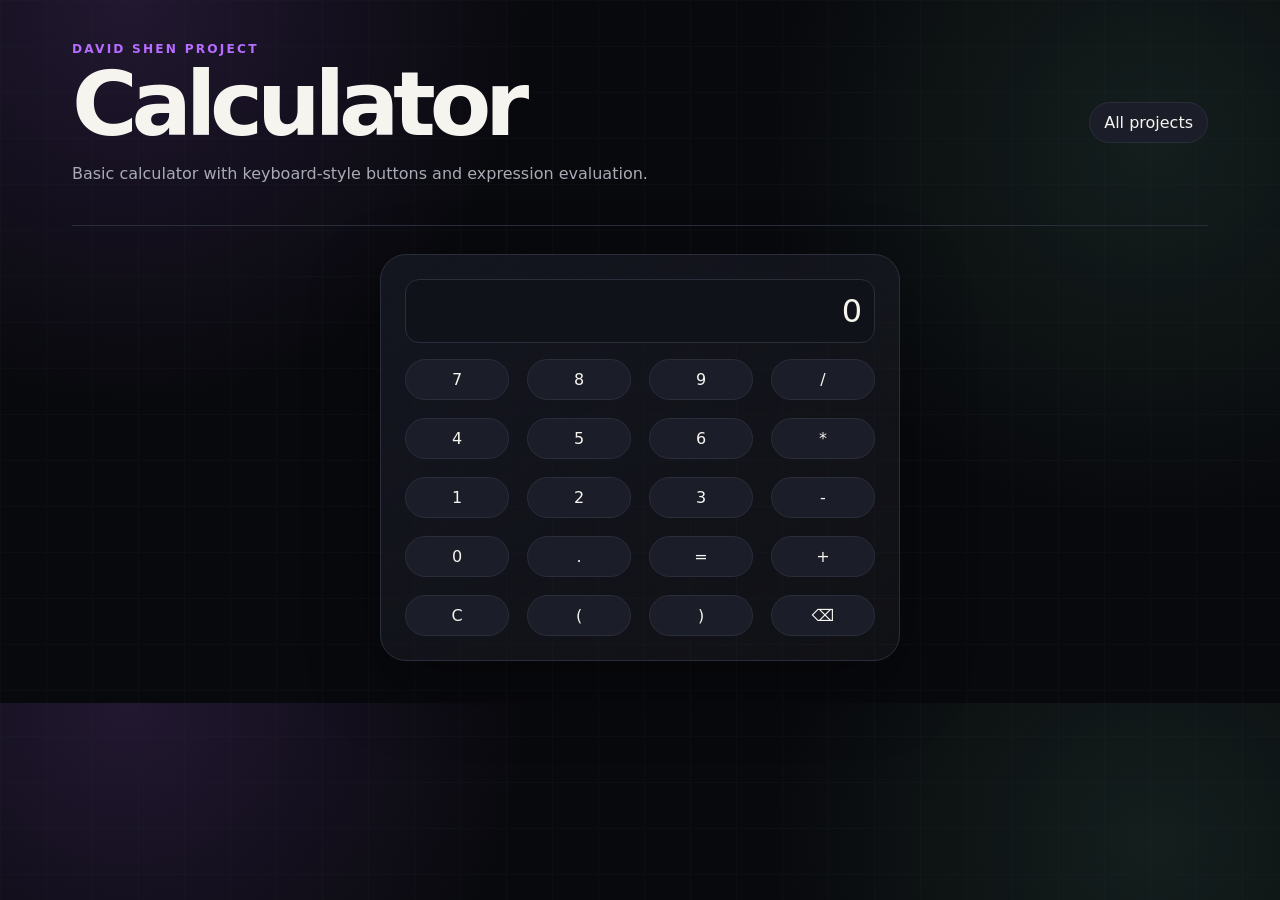
<file: apps/calculator/index.html>
<!doctype html><html lang="en"><head><meta charset="utf-8"><meta name="viewport" content="width=device-width,initial-scale=1"><title>Calculator</title><style>
:root{--bg:#08090d;--panel:#141620;--line:#2a2e3b;--text:#f6f4ef;--muted:#a8abb5;--accent:#b66cff;--red:#e34b55;--green:#82e0ac;--amber:#f4c86a}*{box-sizing:border-box}body{margin:0;background:radial-gradient(circle at 10% 0%,rgba(182,108,255,.15),transparent 30%),radial-gradient(circle at 90% 20%,rgba(130,224,172,.1),transparent 30%),var(--bg);color:var(--text);font-family:Inter,ui-sans-serif,system-ui,-apple-system,BlinkMacSystemFont,"Segoe UI",sans-serif}body:before{content:"";position:fixed;inset:0;background-image:linear-gradient(var(--line) 1px,transparent 1px),linear-gradient(90deg,var(--line) 1px,transparent 1px);background-size:46px 46px;opacity:.15;pointer-events:none}main{max-width:1180px;margin:auto;padding:42px 22px;position:relative}a{color:inherit}.top{display:flex;justify-content:space-between;gap:18px;align-items:center;border-bottom:1px solid var(--line);padding-bottom:22px;margin-bottom:28px}.kicker{color:var(--accent);text-transform:uppercase;letter-spacing:.18em;font-size:.76rem;font-weight:900}h1{font-size:clamp(2.8rem,7vw,6rem);line-height:.9;letter-spacing:-.07em;margin:8px 0 14px}h2,h3{letter-spacing:-.03em}.muted,p{color:var(--muted);line-height:1.65}.panel,.card{border:1px solid var(--line);background:linear-gradient(145deg,var(--panel),rgba(255,255,255,.035));border-radius:26px;padding:24px;box-shadow:0 24px 70px rgba(0,0,0,.35)}.grid{display:grid;grid-template-columns:repeat(2,minmax(0,1fr));gap:18px}.three{grid-template-columns:repeat(3,minmax(0,1fr))}.four{grid-template-columns:repeat(4,minmax(0,1fr))}button,.btn{border:1px solid var(--line);background:#1b1d28;color:var(--text);border-radius:999px;padding:10px 14px;font-weight:800;cursor:pointer;text-decoration:none;font:inherit}input,select,textarea{width:100%;border:1px solid var(--line);background:#10121a;color:var(--text);border-radius:14px;padding:12px;font:inherit}label{display:grid;gap:8px;color:var(--muted);font-weight:750}input[type=range]{accent-color:var(--accent);padding:0}.score{font-size:3.2rem;font-weight:950;letter-spacing:-.06em;color:var(--text)}.bar{height:12px;background:#242736;border-radius:999px;overflow:hidden}.bar span{display:block;height:100%;background:linear-gradient(90deg,var(--red),var(--accent),var(--green));width:0}.chips{display:flex;gap:8px;flex-wrap:wrap}.chips span{border:1px solid var(--line);border-radius:999px;padding:7px 10px;color:var(--muted)}canvas,svg{max-width:100%;border:1px solid var(--line);border-radius:20px;background:#0d0f16}.navlink{white-space:nowrap}@media(max-width:800px){.grid,.three,.four{grid-template-columns:1fr}.top{display:block}h1{font-size:3rem}}
</style></head><body><main><div class="top"><div><div class="kicker">David Shen Project</div><h1>Calculator</h1><p>Basic calculator with keyboard-style buttons and expression evaluation.</p></div><a class="btn navlink" href="../../index.html">All projects</a></div>
<section class="panel" style="max-width:520px;margin:auto"><input id="display" readonly style="font-size:2rem;text-align:right;margin-bottom:16px" value="0"><div class="grid four" id="keys"></div></section><script>
const vals=['7','8','9','/','4','5','6','*','1','2','3','-','0','.','=','+','C','(',')','⌫'];let expr='';function press(v){if(v==='C')expr='';else if(v==='⌫')expr=expr.slice(0,-1);else if(v==='='){try{expr=String(Function('return '+expr)())}catch(e){expr='Error'}}else expr+=v;display.value=expr||'0'}keys.innerHTML=vals.map(v=>`<button onclick="press('${v}')">${v}</button>`).join('');document.addEventListener('keydown',e=>{if('0123456789+-*/().'.includes(e.key))press(e.key);if(e.key==='Enter')press('=');if(e.key==='Backspace')press('⌫')});</script></main></body></html>
</file>
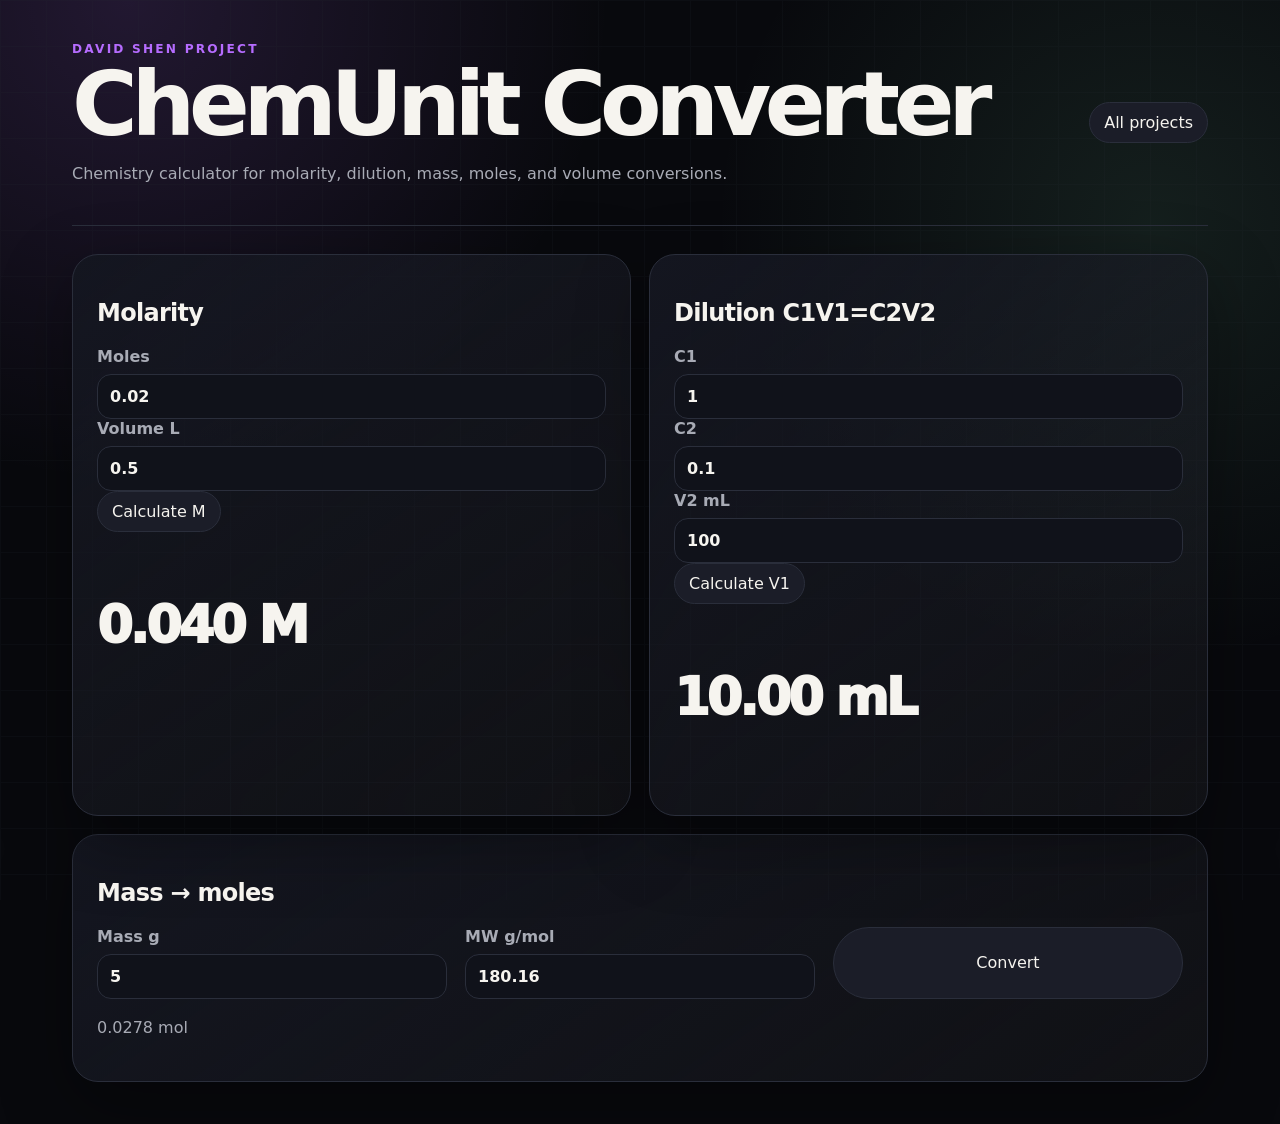
<file: apps/chem-unit-converter/index.html>
<!doctype html><html lang="en"><head><meta charset="utf-8"><meta name="viewport" content="width=device-width,initial-scale=1"><title>ChemUnit Converter</title><style>
:root{--bg:#08090d;--panel:#141620;--line:#2a2e3b;--text:#f6f4ef;--muted:#a8abb5;--accent:#b66cff;--red:#e34b55;--green:#82e0ac;--amber:#f4c86a}*{box-sizing:border-box}body{margin:0;background:radial-gradient(circle at 10% 0%,rgba(182,108,255,.15),transparent 30%),radial-gradient(circle at 90% 20%,rgba(130,224,172,.1),transparent 30%),var(--bg);color:var(--text);font-family:Inter,ui-sans-serif,system-ui,-apple-system,BlinkMacSystemFont,"Segoe UI",sans-serif}body:before{content:"";position:fixed;inset:0;background-image:linear-gradient(var(--line) 1px,transparent 1px),linear-gradient(90deg,var(--line) 1px,transparent 1px);background-size:46px 46px;opacity:.15;pointer-events:none}main{max-width:1180px;margin:auto;padding:42px 22px;position:relative}a{color:inherit}.top{display:flex;justify-content:space-between;gap:18px;align-items:center;border-bottom:1px solid var(--line);padding-bottom:22px;margin-bottom:28px}.kicker{color:var(--accent);text-transform:uppercase;letter-spacing:.18em;font-size:.76rem;font-weight:900}h1{font-size:clamp(2.8rem,7vw,6rem);line-height:.9;letter-spacing:-.07em;margin:8px 0 14px}h2,h3{letter-spacing:-.03em}.muted,p{color:var(--muted);line-height:1.65}.panel,.card{border:1px solid var(--line);background:linear-gradient(145deg,var(--panel),rgba(255,255,255,.035));border-radius:26px;padding:24px;box-shadow:0 24px 70px rgba(0,0,0,.35)}.grid{display:grid;grid-template-columns:repeat(2,minmax(0,1fr));gap:18px}.three{grid-template-columns:repeat(3,minmax(0,1fr))}.four{grid-template-columns:repeat(4,minmax(0,1fr))}button,.btn{border:1px solid var(--line);background:#1b1d28;color:var(--text);border-radius:999px;padding:10px 14px;font-weight:800;cursor:pointer;text-decoration:none;font:inherit}input,select,textarea{width:100%;border:1px solid var(--line);background:#10121a;color:var(--text);border-radius:14px;padding:12px;font:inherit}label{display:grid;gap:8px;color:var(--muted);font-weight:750}input[type=range]{accent-color:var(--accent);padding:0}.score{font-size:3.2rem;font-weight:950;letter-spacing:-.06em;color:var(--text)}.bar{height:12px;background:#242736;border-radius:999px;overflow:hidden}.bar span{display:block;height:100%;background:linear-gradient(90deg,var(--red),var(--accent),var(--green));width:0}.chips{display:flex;gap:8px;flex-wrap:wrap}.chips span{border:1px solid var(--line);border-radius:999px;padding:7px 10px;color:var(--muted)}canvas,svg{max-width:100%;border:1px solid var(--line);border-radius:20px;background:#0d0f16}.navlink{white-space:nowrap}@media(max-width:800px){.grid,.three,.four{grid-template-columns:1fr}.top{display:block}h1{font-size:3rem}}
</style></head><body><main><div class="top"><div><div class="kicker">David Shen Project</div><h1>ChemUnit Converter</h1><p>Chemistry calculator for molarity, dilution, mass, moles, and volume conversions.</p></div><a class="btn navlink" href="../../index.html">All projects</a></div>
<section class="grid"><div class="panel"><h2>Molarity</h2><label>Moles<input id="moles" type="number" value="0.02" step="0.001"></label><label>Volume L<input id="vol" type="number" value="0.5" step="0.01"></label><button onclick="calcMol()">Calculate M</button><p class="score" id="molarity">--</p></div><div class="panel"><h2>Dilution C1V1=C2V2</h2><label>C1<input id="c1" type="number" value="1"></label><label>C2<input id="c2" type="number" value="0.1"></label><label>V2 mL<input id="v2" type="number" value="100"></label><button onclick="calcDilution()">Calculate V1</button><p class="score" id="v1">--</p></div></section><section class="panel" style="margin-top:18px"><h2>Mass → moles</h2><div class="grid three"><label>Mass g<input id="mass" type="number" value="5"></label><label>MW g/mol<input id="mw" type="number" value="180.16"></label><button onclick="calcMass()">Convert</button></div><p id="massOut"></p></section><script>function calcMol(){molarity.textContent=(+moles.value/+vol.value).toFixed(3)+' M'}function calcDilution(){v1.textContent=((+c2.value*+v2.value)/+c1.value).toFixed(2)+' mL'}function calcMass(){massOut.textContent=`${(+mass.value/+mw.value).toFixed(4)} mol`;}calcMol();calcDilution();calcMass();</script></main></body></html>
</file>
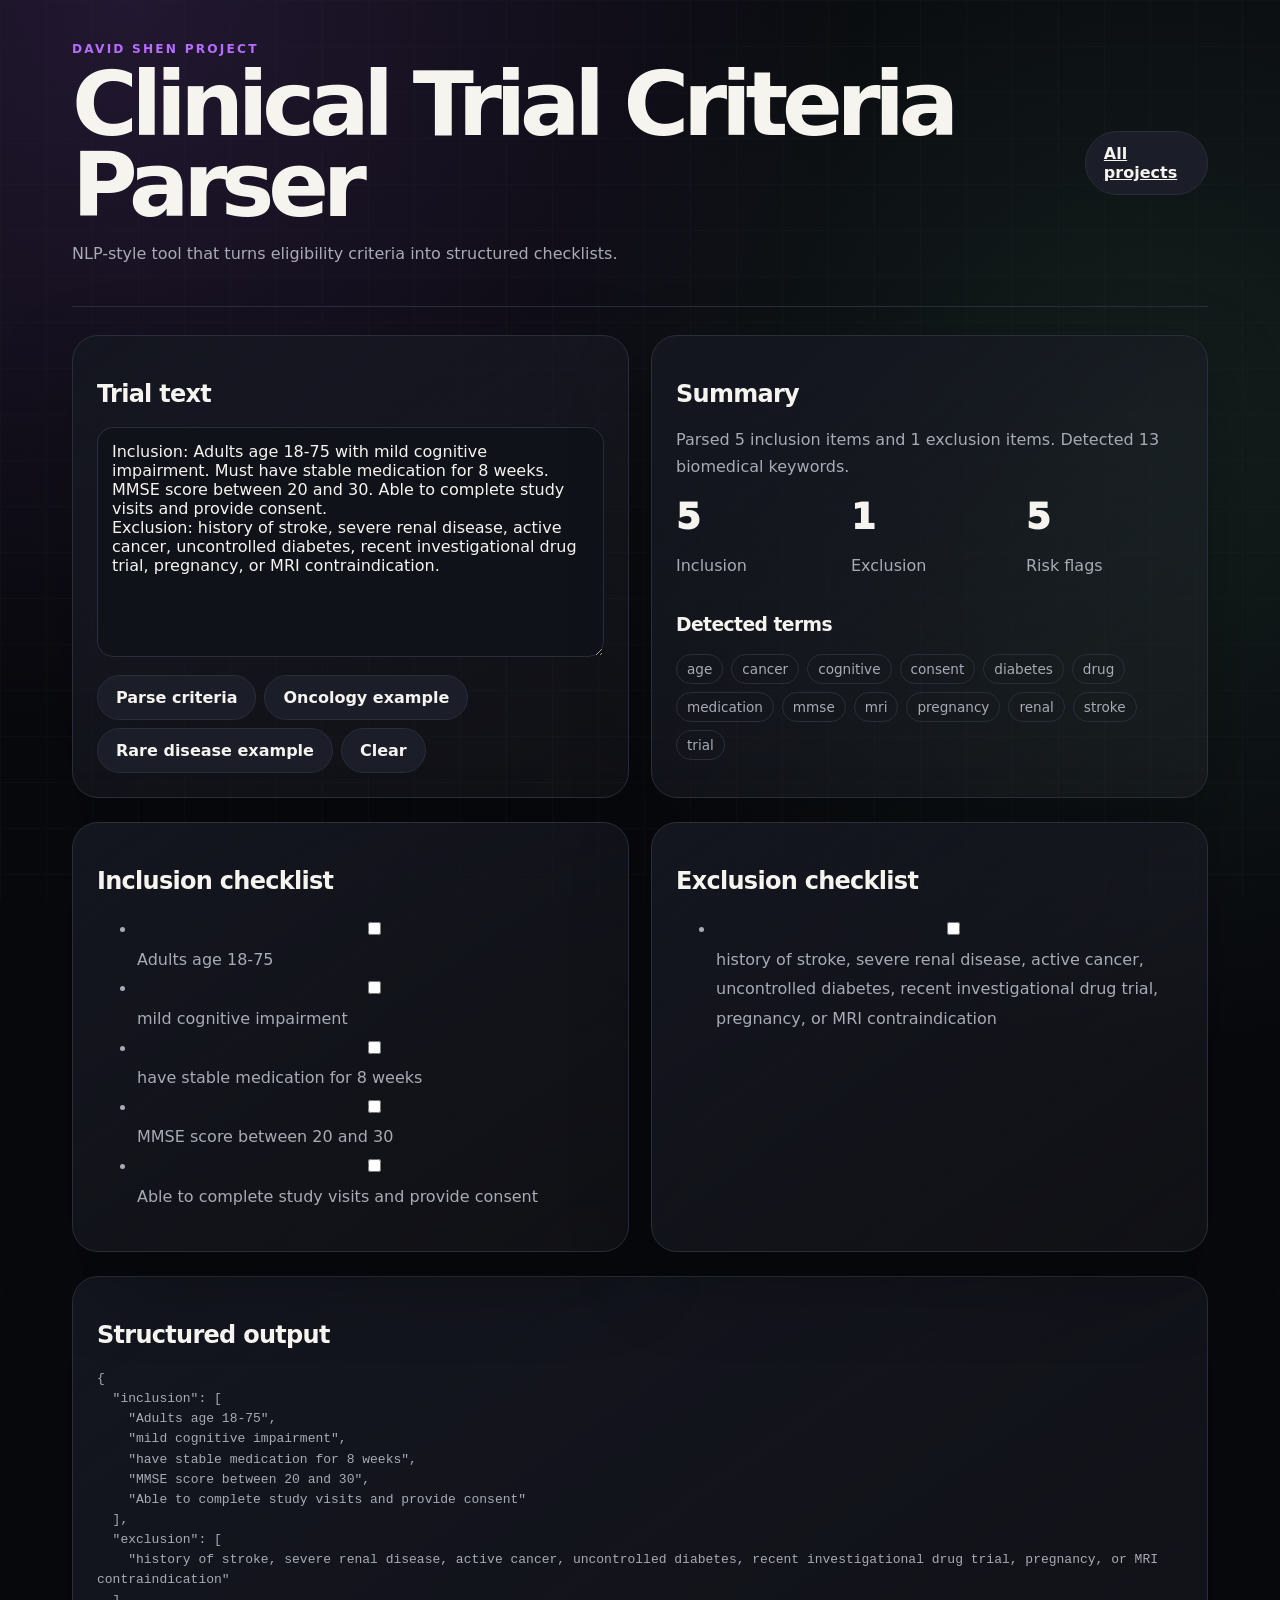
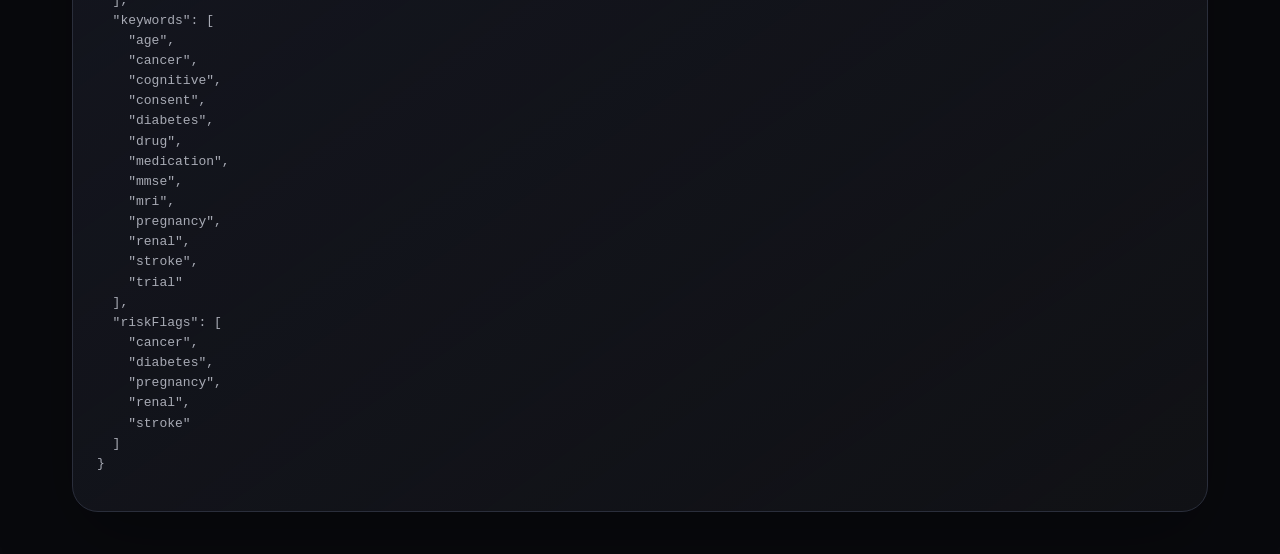
<file: apps/clinical-trial-parser/index.html>
<!doctype html>
<html lang="en">
<head>
<meta charset="utf-8">
<meta name="viewport" content="width=device-width,initial-scale=1">
<title>Clinical Trial Criteria Parser</title>
<style>
:root{--bg:#08090d;--panel:#141620;--line:#2a2e3b;--text:#f6f4ef;--muted:#a8abb5;--accent:#b66cff;--red:#e34b55;--green:#82e0ac;--amber:#f4c86a}
*{box-sizing:border-box}body{margin:0;background:radial-gradient(circle at 10% 0%,rgba(182,108,255,.15),transparent 30%),radial-gradient(circle at 90% 20%,rgba(130,224,172,.1),transparent 30%),var(--bg);color:var(--text);font-family:Inter,ui-sans-serif,system-ui,-apple-system,BlinkMacSystemFont,"Segoe UI",sans-serif}
body:before{content:"";position:fixed;inset:0;background-image:linear-gradient(var(--line) 1px,transparent 1px),linear-gradient(90deg,var(--line) 1px,transparent 1px);background-size:46px 46px;opacity:.15;pointer-events:none}
main{max-width:1180px;margin:auto;padding:42px 22px;position:relative}a{color:inherit}.top{display:flex;justify-content:space-between;gap:18px;align-items:center;border-bottom:1px solid var(--line);padding-bottom:22px;margin-bottom:28px}.kicker{color:var(--accent);text-transform:uppercase;letter-spacing:.18em;font-size:.76rem;font-weight:900}
h1{font-size:clamp(2.8rem,7vw,6rem);line-height:.9;letter-spacing:-.07em;margin:8px 0 14px}h2,h3{letter-spacing:-.03em}.muted,p{color:var(--muted);line-height:1.65}.panel,.card{border:1px solid var(--line);background:linear-gradient(145deg,var(--panel),rgba(255,255,255,.035));border-radius:26px;padding:24px;box-shadow:0 28px 80px rgba(0,0,0,.26)}.btn,button,select,input,textarea{font:inherit}
.btn,button{border:1px solid var(--line);background:#1b1d28;color:var(--text);border-radius:999px;padding:12px 18px;font-weight:800;cursor:pointer}.btn:hover,button:hover{border-color:var(--accent)}select,input,textarea{width:100%;border:1px solid var(--line);background:#10121a;color:var(--text);border-radius:16px;padding:14px}textarea{min-height:230px;resize:vertical}.grid{display:grid;grid-template-columns:repeat(2,minmax(0,1fr));gap:22px}.grid3{display:grid;grid-template-columns:repeat(3,minmax(0,1fr));gap:18px}.chips{display:flex;gap:8px;flex-wrap:wrap}.chips span{border:1px solid var(--line);border-radius:999px;padding:6px 10px;color:var(--muted);font-size:.85rem}.stat{font-size:2.2rem;font-weight:950}.good{color:var(--green)}.bad{color:var(--red)}.warn{color:var(--amber)}ul{line-height:1.85;color:var(--muted)}canvas{width:100%;height:auto;border:1px solid var(--line);border-radius:22px;background:#0b0d14}.section{margin-top:24px}@media(max-width:760px){.grid,.grid3{grid-template-columns:1fr}h1{font-size:3.2rem}}
</style>
</head>
<body>
<main>
  <div class="top">
    <div>
      <div class="kicker">David Shen Project</div>
      <h1>Clinical Trial Criteria Parser</h1>
      <p class="muted">NLP-style tool that turns eligibility criteria into structured checklists.</p>
    </div>
    <a class="btn" href="../../index.html">All projects</a>
  </div>
  
<div class="grid">
  <section class="panel">
    <h2>Trial text</h2>
    <textarea id="trialText">Inclusion: Adults age 18-75 with mild cognitive impairment. Must have stable medication for 8 weeks. MMSE score between 20 and 30. Able to complete study visits and provide consent.
Exclusion: history of stroke, severe renal disease, active cancer, uncontrolled diabetes, recent investigational drug trial, pregnancy, or MRI contraindication.</textarea>
    <div class="chips" style="margin-top:14px">
      <button onclick="parseCriteria()">Parse criteria</button>
      <button onclick="loadExample('oncology')">Oncology example</button>
      <button onclick="loadExample('rare')">Rare disease example</button>
      <button onclick="clearOutput()">Clear</button>
    </div>
  </section>
  <section class="panel">
    <h2>Summary</h2>
    <p id="summary">Click parse to convert free text into structured criteria.</p>
    <div class="grid3">
      <div><div class="stat" id="incCount">0</div><p>Inclusion</p></div>
      <div><div class="stat" id="excCount">0</div><p>Exclusion</p></div>
      <div><div class="stat" id="riskCount">0</div><p>Risk flags</p></div>
    </div>
    <h3>Detected terms</h3>
    <div class="chips" id="keywords"></div>
  </section>
</div>
<div class="grid section">
  <section class="panel">
    <h2>Inclusion checklist</h2>
    <ul id="incList"></ul>
  </section>
  <section class="panel">
    <h2>Exclusion checklist</h2>
    <ul id="excList"></ul>
  </section>
</div>
<section class="panel section">
  <h2>Structured output</h2>
  <pre id="jsonOut" style="white-space:pre-wrap;color:var(--muted);line-height:1.55"></pre>
</section>

</main>
<script>

const examples = {
  oncology: `Inclusion: Adults 18 years or older with confirmed solid tumor. ECOG performance status 0-1. Adequate hepatic and renal function. Measurable disease by RECIST.
Exclusion: Prior severe immune-related adverse event, active autoimmune disease, uncontrolled infection, untreated brain metastases, or chemotherapy within 21 days.`,
  rare: `Inclusion: Patient has suspected rare genetic disease. RNA sample available. Prior DNA testing was nondiagnostic. Family consent obtained. Candidate splice or expression abnormality suspected.
Exclusion: insufficient sample quality, no clinical phenotype summary, incomplete consent, or prior confirmed molecular diagnosis.`
};

function splitItems(text){
  return text
    .replace(/\n+/g, " ")
    .split(/(?:\.|;|\n|•|- |\bmust\b|\bwith\b)/i)
    .map(s => s.trim().replace(/^and\s+/i,"").replace(/^or\s+/i,""))
    .filter(s => s.length > 8);
}

function extractSections(raw){
  const text = raw.replace(/\r/g, "");
  const incMatch = text.match(/inclusion\s*:?\s*([\s\S]*?)(?=exclusion\s*:|$)/i);
  const excMatch = text.match(/exclusion\s*:?\s*([\s\S]*)/i);
  return {
    inclusion: incMatch ? incMatch[1].trim() : text,
    exclusion: excMatch ? excMatch[1].trim() : ""
  };
}

function li(items){
  return items.length
    ? items.map(x => `<li><label><input type="checkbox"> ${x}</label></li>`).join("")
    : "<li>No criteria found in this section.</li>";
}

function parseCriteria(){
  const raw = document.getElementById("trialText").value.trim();
  const sections = extractSections(raw);
  const inc = splitItems(sections.inclusion);
  const exc = splitItems(sections.exclusion);
  const terms = [...raw.matchAll(/\b(age|adult|pediatric|stroke|renal|hepatic|cancer|tumor|diabetes|pregnancy|MRI|drug|trial|consent|RNA|DNA|splicing|infection|autoimmune|metastases|medication|cognitive|MMSE)\b/gi)]
    .map(m => m[0].toLowerCase());
  const uniqueTerms = [...new Set(terms)].sort();
  const riskWords = ["stroke","renal","hepatic","cancer","tumor","pregnancy","infection","autoimmune","metastases","diabetes","MRI"];
  const risks = uniqueTerms.filter(t => riskWords.includes(t));

  document.getElementById("incList").innerHTML = li(inc);
  document.getElementById("excList").innerHTML = li(exc);
  document.getElementById("incCount").textContent = inc.length;
  document.getElementById("excCount").textContent = exc.length;
  document.getElementById("riskCount").textContent = risks.length;
  document.getElementById("summary").textContent = `Parsed ${inc.length} inclusion items and ${exc.length} exclusion items. Detected ${uniqueTerms.length} biomedical keywords.`;
  document.getElementById("keywords").innerHTML = uniqueTerms.map(k => `<span>${k}</span>`).join("");
  document.getElementById("jsonOut").textContent = JSON.stringify({inclusion: inc, exclusion: exc, keywords: uniqueTerms, riskFlags: risks}, null, 2);
}

function loadExample(key){
  document.getElementById("trialText").value = examples[key];
  parseCriteria();
}

function clearOutput(){
  document.getElementById("incList").innerHTML = "";
  document.getElementById("excList").innerHTML = "";
  document.getElementById("keywords").innerHTML = "";
  document.getElementById("summary").textContent = "Output cleared.";
  document.getElementById("jsonOut").textContent = "";
  document.getElementById("incCount").textContent = "0";
  document.getElementById("excCount").textContent = "0";
  document.getElementById("riskCount").textContent = "0";
}
parseCriteria();

</script>
</body>
</html>
</file>
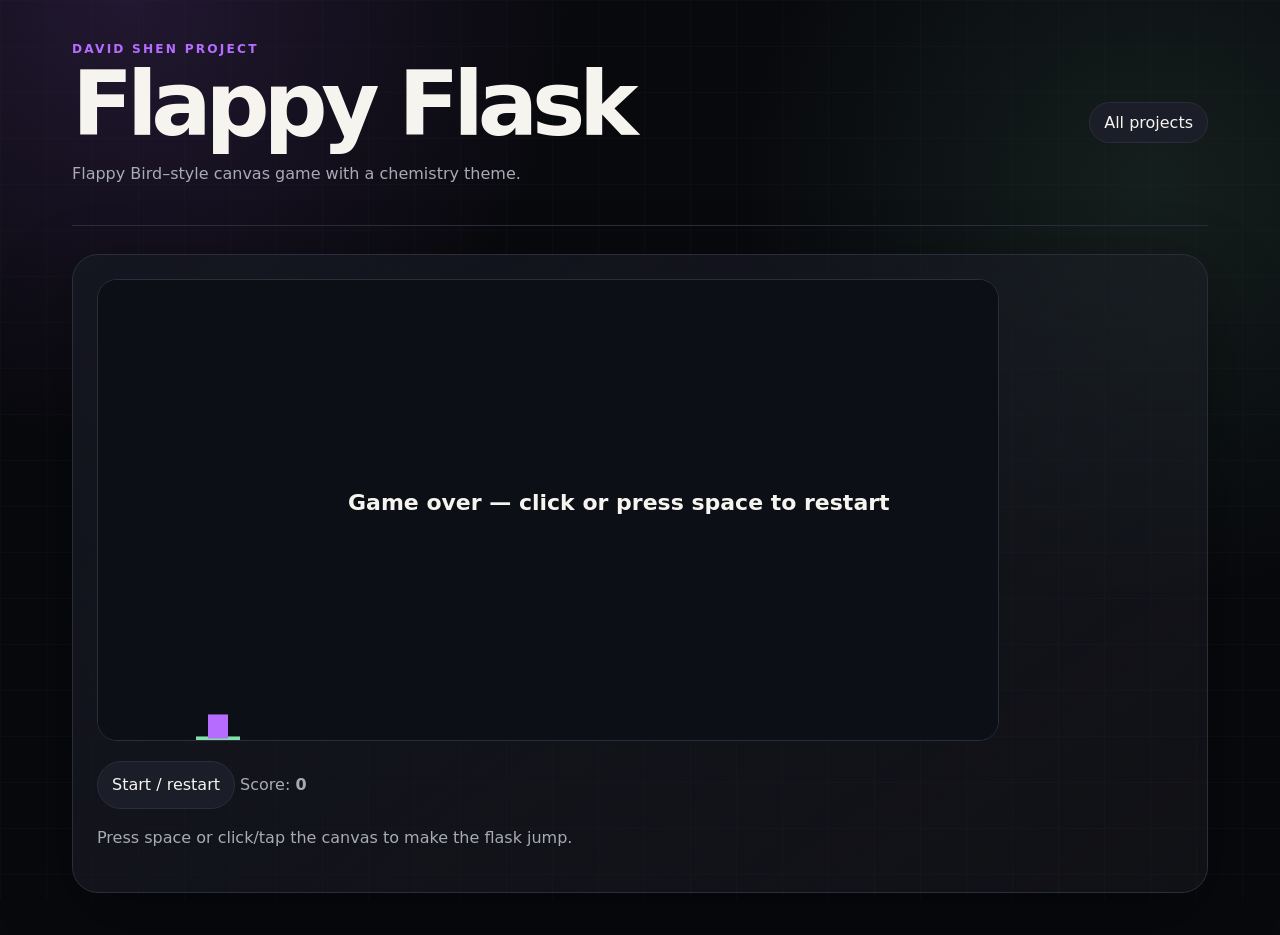
<file: apps/flappy-flask/index.html>
<!doctype html><html lang="en"><head><meta charset="utf-8"><meta name="viewport" content="width=device-width,initial-scale=1"><title>Flappy Flask</title><style>
:root{--bg:#08090d;--panel:#141620;--line:#2a2e3b;--text:#f6f4ef;--muted:#a8abb5;--accent:#b66cff;--red:#e34b55;--green:#82e0ac;--amber:#f4c86a}*{box-sizing:border-box}body{margin:0;background:radial-gradient(circle at 10% 0%,rgba(182,108,255,.15),transparent 30%),radial-gradient(circle at 90% 20%,rgba(130,224,172,.1),transparent 30%),var(--bg);color:var(--text);font-family:Inter,ui-sans-serif,system-ui,-apple-system,BlinkMacSystemFont,"Segoe UI",sans-serif}body:before{content:"";position:fixed;inset:0;background-image:linear-gradient(var(--line) 1px,transparent 1px),linear-gradient(90deg,var(--line) 1px,transparent 1px);background-size:46px 46px;opacity:.15;pointer-events:none}main{max-width:1180px;margin:auto;padding:42px 22px;position:relative}a{color:inherit}.top{display:flex;justify-content:space-between;gap:18px;align-items:center;border-bottom:1px solid var(--line);padding-bottom:22px;margin-bottom:28px}.kicker{color:var(--accent);text-transform:uppercase;letter-spacing:.18em;font-size:.76rem;font-weight:900}h1{font-size:clamp(2.8rem,7vw,6rem);line-height:.9;letter-spacing:-.07em;margin:8px 0 14px}h2,h3{letter-spacing:-.03em}.muted,p{color:var(--muted);line-height:1.65}.panel,.card{border:1px solid var(--line);background:linear-gradient(145deg,var(--panel),rgba(255,255,255,.035));border-radius:26px;padding:24px;box-shadow:0 24px 70px rgba(0,0,0,.35)}.grid{display:grid;grid-template-columns:repeat(2,minmax(0,1fr));gap:18px}.three{grid-template-columns:repeat(3,minmax(0,1fr))}.four{grid-template-columns:repeat(4,minmax(0,1fr))}button,.btn{border:1px solid var(--line);background:#1b1d28;color:var(--text);border-radius:999px;padding:10px 14px;font-weight:800;cursor:pointer;text-decoration:none;font:inherit}input,select,textarea{width:100%;border:1px solid var(--line);background:#10121a;color:var(--text);border-radius:14px;padding:12px;font:inherit}label{display:grid;gap:8px;color:var(--muted);font-weight:750}input[type=range]{accent-color:var(--accent);padding:0}.score{font-size:3.2rem;font-weight:950;letter-spacing:-.06em;color:var(--text)}.bar{height:12px;background:#242736;border-radius:999px;overflow:hidden}.bar span{display:block;height:100%;background:linear-gradient(90deg,var(--red),var(--accent),var(--green));width:0}.chips{display:flex;gap:8px;flex-wrap:wrap}.chips span{border:1px solid var(--line);border-radius:999px;padding:7px 10px;color:var(--muted)}canvas,svg{max-width:100%;border:1px solid var(--line);border-radius:20px;background:#0d0f16}.navlink{white-space:nowrap}@media(max-width:800px){.grid,.three,.four{grid-template-columns:1fr}.top{display:block}h1{font-size:3rem}}
</style></head><body><main><div class="top"><div><div class="kicker">David Shen Project</div><h1>Flappy Flask</h1><p>Flappy Bird–style canvas game with a chemistry theme.</p></div><a class="btn navlink" href="../../index.html">All projects</a></div>
<section class="panel"><canvas id="game" width="900" height="460"></canvas><p><button id="start">Start / restart</button> <span>Score: <strong id="score">0</strong></span></p><p>Press space or click/tap the canvas to make the flask jump.</p></section><script>
const c=game.getContext('2d');let flask,pipes,scoreN,playing,frame;function reset(){flask={x:120,y:220,v:0};pipes=[];scoreN=0;frame=0;playing=true;score.textContent=0}function jump(){if(!playing)reset();flask.v=-8}start.onclick=reset;game.onclick=jump;document.onkeydown=e=>{if(e.code==='Space')jump()};function loop(){frame++;c.clearRect(0,0,900,460);c.fillStyle='#0d0f16';c.fillRect(0,0,900,460);if(playing){flask.v+=.45;flask.y+=flask.v;if(frame%95===0){let gapY=90+Math.random()*220;pipes.push({x:900,gapY,passed:false})}pipes.forEach(p=>p.x-=3);pipes=pipes.filter(p=>p.x>-90);for(let p of pipes){if(!p.passed&&p.x<flask.x){p.passed=true;scoreN++;score.textContent=scoreN}if(flask.x+24>p.x&&flask.x-24<p.x+70&&(flask.y-24<p.gapY-70||flask.y+24>p.gapY+70))playing=false}if(flask.y<0||flask.y>460)playing=false}c.fillStyle='#82e0ac';c.fillRect(flask.x-22,flask.y-16,44,36);c.fillStyle='#b66cff';c.fillRect(flask.x-10,flask.y-38,20,24);c.fillStyle='#e34b55';for(let p of pipes){c.fillRect(p.x,0,70,p.gapY-70);c.fillRect(p.x,p.gapY+70,70,460)}c.fillStyle='#f6f4ef';c.font='700 22px system-ui';if(!playing)c.fillText('Game over — click or press space to restart',250,230);requestAnimationFrame(loop)}reset();loop();</script></main></body></html>
</file>
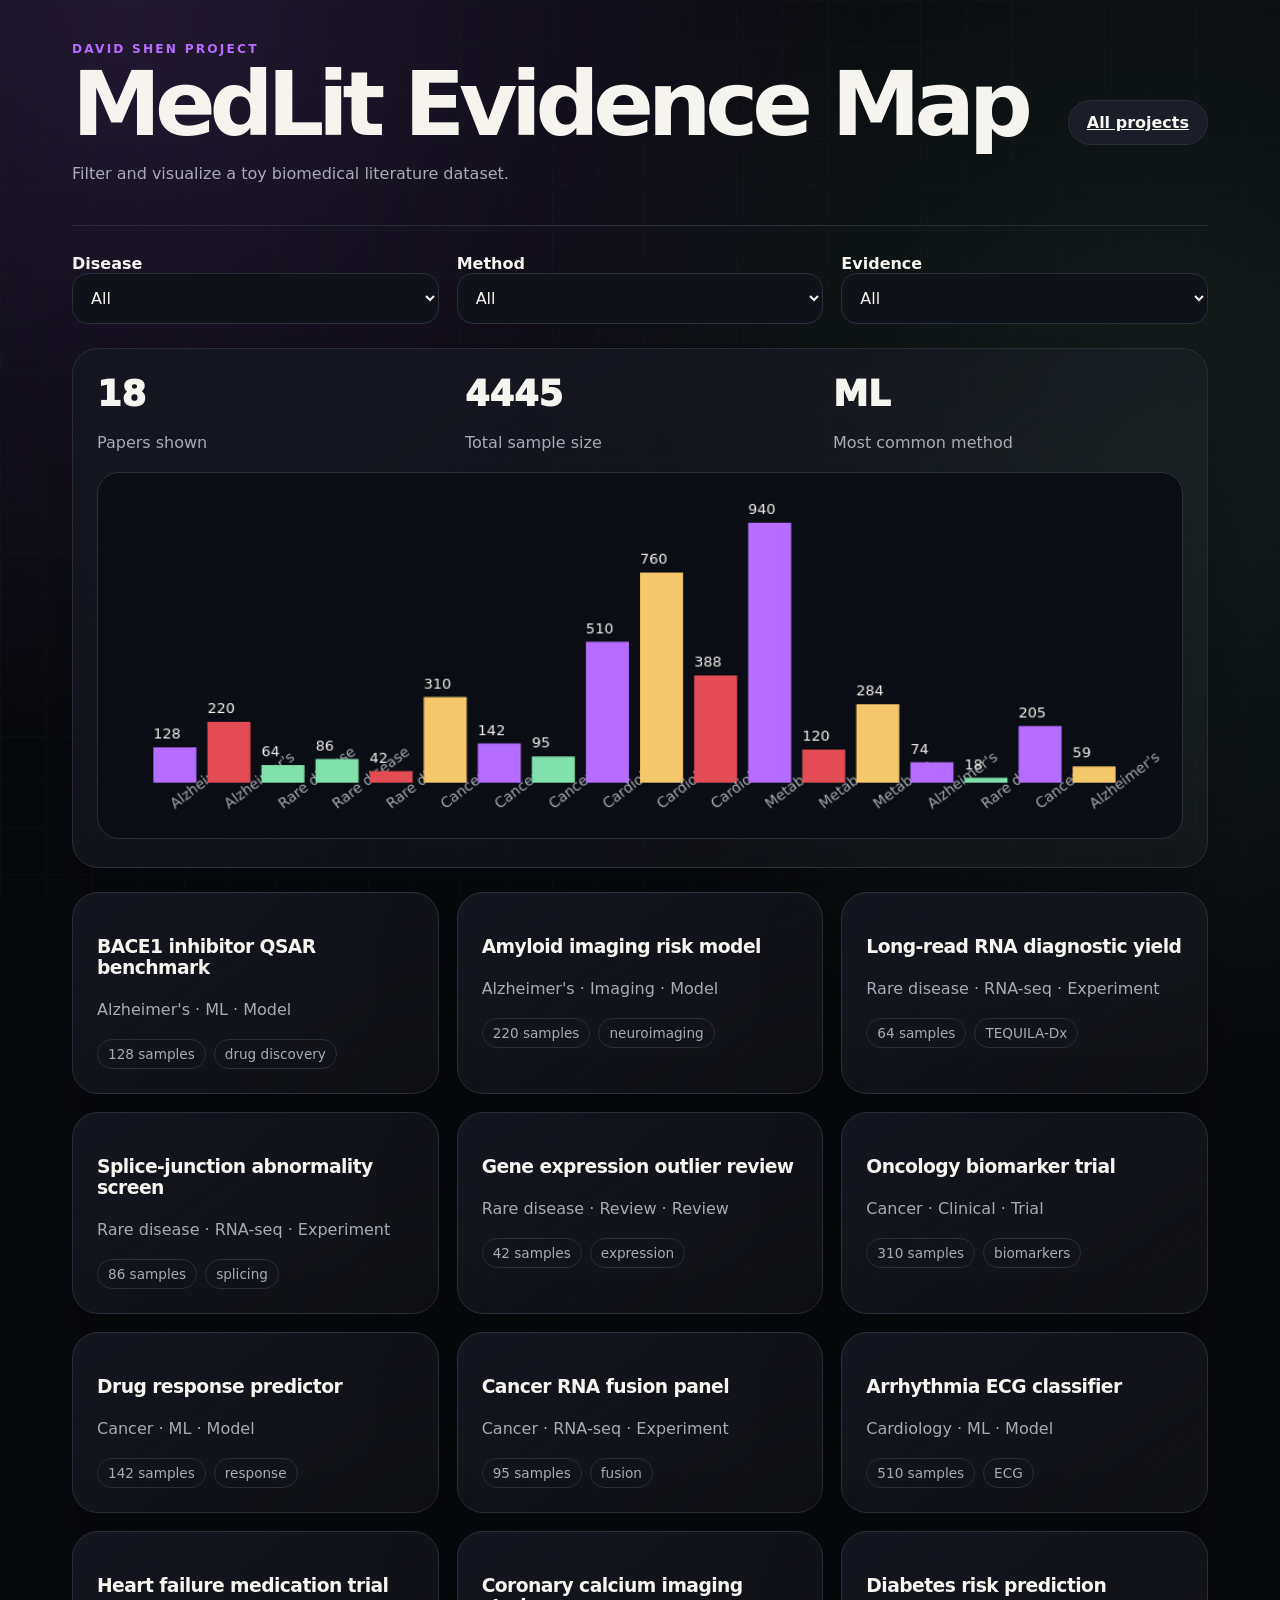
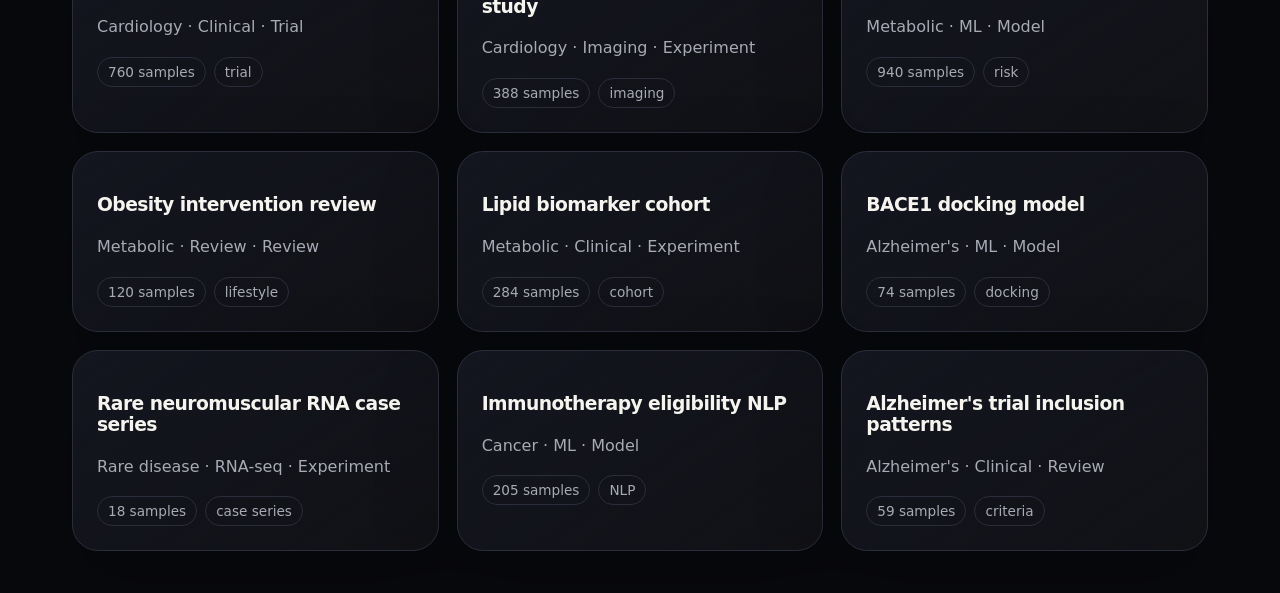
<file: apps/medlit-evidence-map/index.html>
<!doctype html>
<html lang="en">
<head>
<meta charset="utf-8">
<meta name="viewport" content="width=device-width,initial-scale=1">
<title>MedLit Evidence Map</title>
<style>
:root{--bg:#08090d;--panel:#141620;--line:#2a2e3b;--text:#f6f4ef;--muted:#a8abb5;--accent:#b66cff;--red:#e34b55;--green:#82e0ac;--amber:#f4c86a}
*{box-sizing:border-box}body{margin:0;background:radial-gradient(circle at 10% 0%,rgba(182,108,255,.15),transparent 30%),radial-gradient(circle at 90% 20%,rgba(130,224,172,.1),transparent 30%),var(--bg);color:var(--text);font-family:Inter,ui-sans-serif,system-ui,-apple-system,BlinkMacSystemFont,"Segoe UI",sans-serif}
body:before{content:"";position:fixed;inset:0;background-image:linear-gradient(var(--line) 1px,transparent 1px),linear-gradient(90deg,var(--line) 1px,transparent 1px);background-size:46px 46px;opacity:.15;pointer-events:none}
main{max-width:1180px;margin:auto;padding:42px 22px;position:relative}a{color:inherit}.top{display:flex;justify-content:space-between;gap:18px;align-items:center;border-bottom:1px solid var(--line);padding-bottom:22px;margin-bottom:28px}.kicker{color:var(--accent);text-transform:uppercase;letter-spacing:.18em;font-size:.76rem;font-weight:900}
h1{font-size:clamp(2.8rem,7vw,6rem);line-height:.9;letter-spacing:-.07em;margin:8px 0 14px}h2,h3{letter-spacing:-.03em}.muted,p{color:var(--muted);line-height:1.65}.panel,.card{border:1px solid var(--line);background:linear-gradient(145deg,var(--panel),rgba(255,255,255,.035));border-radius:26px;padding:24px;box-shadow:0 28px 80px rgba(0,0,0,.26)}.btn,button,select,input,textarea{font:inherit}
.btn,button{border:1px solid var(--line);background:#1b1d28;color:var(--text);border-radius:999px;padding:12px 18px;font-weight:800;cursor:pointer}.btn:hover,button:hover{border-color:var(--accent)}select,input,textarea{width:100%;border:1px solid var(--line);background:#10121a;color:var(--text);border-radius:16px;padding:14px}textarea{min-height:230px;resize:vertical}.grid{display:grid;grid-template-columns:repeat(2,minmax(0,1fr));gap:22px}.grid3{display:grid;grid-template-columns:repeat(3,minmax(0,1fr));gap:18px}.chips{display:flex;gap:8px;flex-wrap:wrap}.chips span{border:1px solid var(--line);border-radius:999px;padding:6px 10px;color:var(--muted);font-size:.85rem}.stat{font-size:2.2rem;font-weight:950}.good{color:var(--green)}.bad{color:var(--red)}.warn{color:var(--amber)}ul{line-height:1.85;color:var(--muted)}canvas{width:100%;height:auto;border:1px solid var(--line);border-radius:22px;background:#0b0d14}.section{margin-top:24px}@media(max-width:760px){.grid,.grid3{grid-template-columns:1fr}h1{font-size:3.2rem}}
</style>
</head>
<body>
<main>
  <div class="top">
    <div>
      <div class="kicker">David Shen Project</div>
      <h1>MedLit Evidence Map</h1>
      <p class="muted">Filter and visualize a toy biomedical literature dataset.</p>
    </div>
    <a class="btn" href="../../index.html">All projects</a>
  </div>
  
<div class="grid3">
  <label><strong>Disease</strong><select id="disease"><option>All</option><option>Alzheimer's</option><option>Rare disease</option><option>Cancer</option><option>Cardiology</option><option>Metabolic</option></select></label>
  <label><strong>Method</strong><select id="method"><option>All</option><option>ML</option><option>RNA-seq</option><option>Clinical</option><option>Imaging</option><option>Review</option></select></label>
  <label><strong>Evidence</strong><select id="evidence"><option>All</option><option>Model</option><option>Experiment</option><option>Trial</option><option>Review</option></select></label>
</div>
<section class="panel section">
  <div class="grid3">
    <div><div class="stat" id="paperCount">0</div><p>Papers shown</p></div>
    <div><div class="stat" id="sampleTotal">0</div><p>Total sample size</p></div>
    <div><div class="stat" id="topMethod">—</div><p>Most common method</p></div>
  </div>
  <canvas id="chart" width="980" height="330"></canvas>
</section>
<section class="section">
  <div id="papers" class="grid3"></div>
</section>

</main>
<script>

const data = [
  {title:"BACE1 inhibitor QSAR benchmark", disease:"Alzheimer's", method:"ML", evidence:"Model", n:128, tag:"drug discovery"},
  {title:"Amyloid imaging risk model", disease:"Alzheimer's", method:"Imaging", evidence:"Model", n:220, tag:"neuroimaging"},
  {title:"Long-read RNA diagnostic yield", disease:"Rare disease", method:"RNA-seq", evidence:"Experiment", n:64, tag:"TEQUILA-Dx"},
  {title:"Splice-junction abnormality screen", disease:"Rare disease", method:"RNA-seq", evidence:"Experiment", n:86, tag:"splicing"},
  {title:"Gene expression outlier review", disease:"Rare disease", method:"Review", evidence:"Review", n:42, tag:"expression"},
  {title:"Oncology biomarker trial", disease:"Cancer", method:"Clinical", evidence:"Trial", n:310, tag:"biomarkers"},
  {title:"Drug response predictor", disease:"Cancer", method:"ML", evidence:"Model", n:142, tag:"response"},
  {title:"Cancer RNA fusion panel", disease:"Cancer", method:"RNA-seq", evidence:"Experiment", n:95, tag:"fusion"},
  {title:"Arrhythmia ECG classifier", disease:"Cardiology", method:"ML", evidence:"Model", n:510, tag:"ECG"},
  {title:"Heart failure medication trial", disease:"Cardiology", method:"Clinical", evidence:"Trial", n:760, tag:"trial"},
  {title:"Coronary calcium imaging study", disease:"Cardiology", method:"Imaging", evidence:"Experiment", n:388, tag:"imaging"},
  {title:"Diabetes risk prediction", disease:"Metabolic", method:"ML", evidence:"Model", n:940, tag:"risk"},
  {title:"Obesity intervention review", disease:"Metabolic", method:"Review", evidence:"Review", n:120, tag:"lifestyle"},
  {title:"Lipid biomarker cohort", disease:"Metabolic", method:"Clinical", evidence:"Experiment", n:284, tag:"cohort"},
  {title:"BACE1 docking model", disease:"Alzheimer's", method:"ML", evidence:"Model", n:74, tag:"docking"},
  {title:"Rare neuromuscular RNA case series", disease:"Rare disease", method:"RNA-seq", evidence:"Experiment", n:18, tag:"case series"},
  {title:"Immunotherapy eligibility NLP", disease:"Cancer", method:"ML", evidence:"Model", n:205, tag:"NLP"},
  {title:"Alzheimer's trial inclusion patterns", disease:"Alzheimer's", method:"Clinical", evidence:"Review", n:59, tag:"criteria"}
];

function value(id){ return document.getElementById(id).value; }
function filtered(){
  return data.filter(d =>
    (value("disease")==="All" || d.disease===value("disease")) &&
    (value("method")==="All" || d.method===value("method")) &&
    (value("evidence")==="All" || d.evidence===value("evidence"))
  );
}
function render(){
  const f = filtered();
  document.getElementById("papers").innerHTML = f.map(d => `
    <article class="card">
      <h3>${d.title}</h3>
      <p>${d.disease} · ${d.method} · ${d.evidence}</p>
      <div class="chips"><span>${d.n} samples</span><span>${d.tag}</span></div>
    </article>`).join("") || `<article class="card"><h3>No papers match</h3><p>Try broadening the filters.</p></article>`;
  document.getElementById("paperCount").textContent = f.length;
  document.getElementById("sampleTotal").textContent = f.reduce((a,d)=>a+d.n,0);
  const counts = {};
  f.forEach(d => counts[d.method] = (counts[d.method]||0)+1);
  const top = Object.entries(counts).sort((a,b)=>b[1]-a[1])[0];
  document.getElementById("topMethod").textContent = top ? top[0] : "—";
  draw(f);
}
function draw(f){
  const c = document.getElementById("chart");
  const ctx = c.getContext("2d");
  const w = c.width, h = c.height;
  ctx.clearRect(0,0,w,h);
  ctx.fillStyle = "#a8abb5";
  ctx.font = "18px Inter, system-ui";
  if(!f.length){ ctx.fillText("No data to visualize.", 40, 60); return; }
  const max = Math.max(...f.map(d=>d.n), 1);
  const barW = Math.max(24, Math.min(58, (w-100)/f.length - 10));
  f.forEach((d,i)=>{
    const x = 50 + i*((w-100)/f.length);
    const bh = d.n/max*(h-95);
    const y = h-50-bh;
    ctx.fillStyle = d.method==="ML" ? "#b66cff" : d.method==="RNA-seq" ? "#82e0ac" : d.method==="Clinical" ? "#f4c86a" : "#e34b55";
    ctx.fillRect(x,y,barW,bh);
    ctx.fillStyle = "#f6f4ef";
    ctx.font = "13px Inter, system-ui";
    ctx.fillText(d.n, x, y-8);
    ctx.fillStyle = "#a8abb5";
    ctx.save();
    ctx.translate(x+barW/2,h-26);
    ctx.rotate(-0.65);
    ctx.fillText(d.disease.slice(0,13),0,0);
    ctx.restore();
  });
}
["disease","method","evidence"].forEach(id => document.getElementById(id).addEventListener("change", render));
render();

</script>
</body>
</html>
</file>
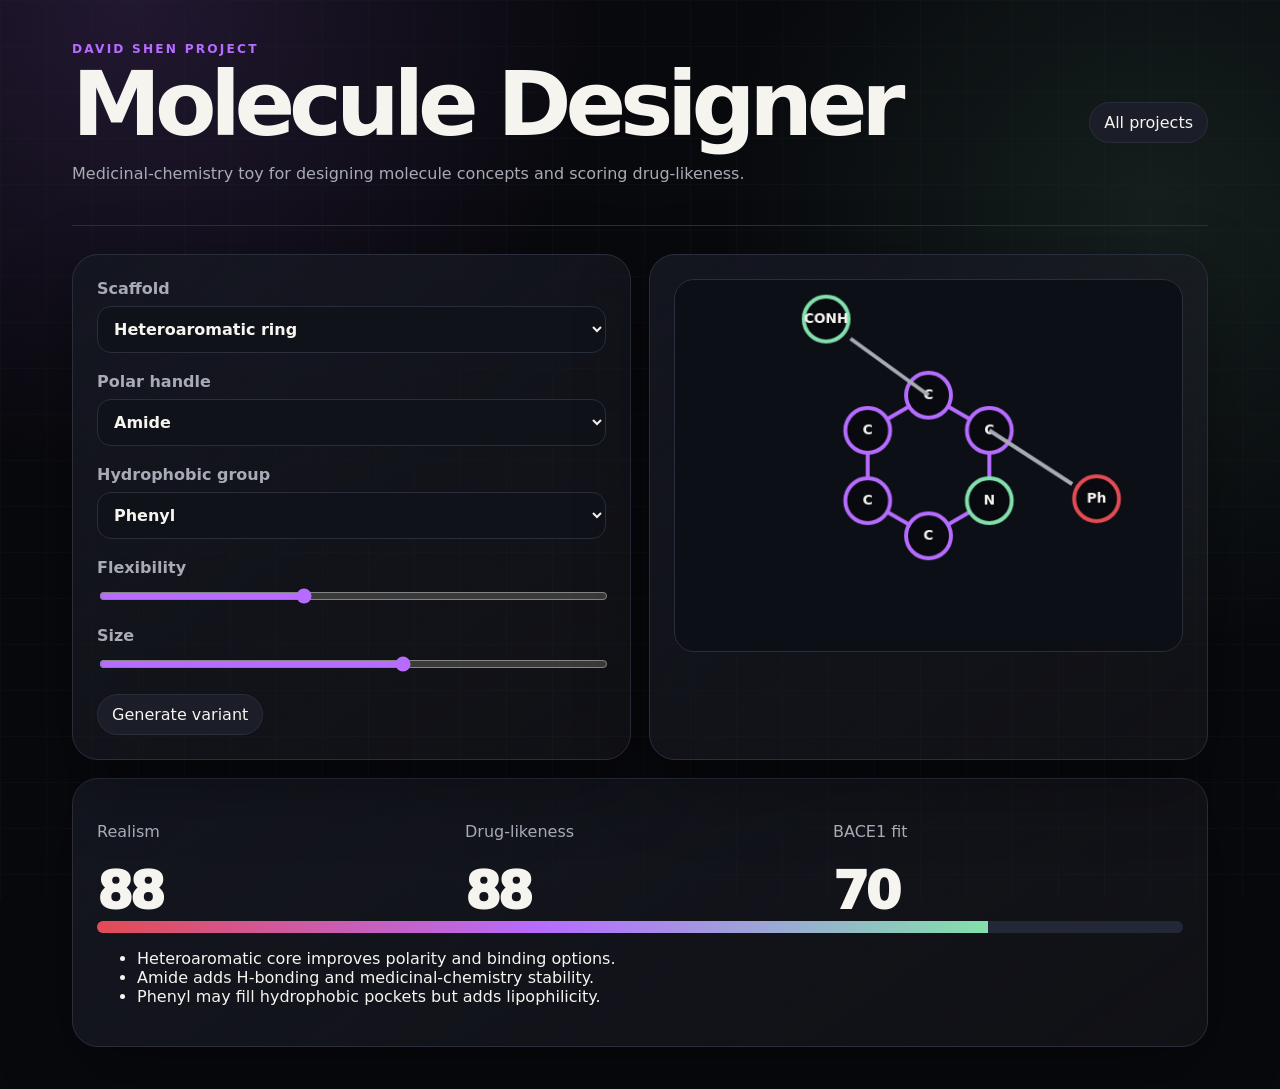
<file: apps/molecule-designer/index.html>
<!doctype html><html lang="en"><head><meta charset="utf-8"><meta name="viewport" content="width=device-width,initial-scale=1"><title>Molecule Designer</title><style>
:root{--bg:#08090d;--panel:#141620;--line:#2a2e3b;--text:#f6f4ef;--muted:#a8abb5;--accent:#b66cff;--red:#e34b55;--green:#82e0ac;--amber:#f4c86a}*{box-sizing:border-box}body{margin:0;background:radial-gradient(circle at 10% 0%,rgba(182,108,255,.15),transparent 30%),radial-gradient(circle at 90% 20%,rgba(130,224,172,.1),transparent 30%),var(--bg);color:var(--text);font-family:Inter,ui-sans-serif,system-ui,-apple-system,BlinkMacSystemFont,"Segoe UI",sans-serif}body:before{content:"";position:fixed;inset:0;background-image:linear-gradient(var(--line) 1px,transparent 1px),linear-gradient(90deg,var(--line) 1px,transparent 1px);background-size:46px 46px;opacity:.15;pointer-events:none}main{max-width:1180px;margin:auto;padding:42px 22px;position:relative}a{color:inherit}.top{display:flex;justify-content:space-between;gap:18px;align-items:center;border-bottom:1px solid var(--line);padding-bottom:22px;margin-bottom:28px}.kicker{color:var(--accent);text-transform:uppercase;letter-spacing:.18em;font-size:.76rem;font-weight:900}h1{font-size:clamp(2.8rem,7vw,6rem);line-height:.9;letter-spacing:-.07em;margin:8px 0 14px}h2,h3{letter-spacing:-.03em}.muted,p{color:var(--muted);line-height:1.65}.panel,.card{border:1px solid var(--line);background:linear-gradient(145deg,var(--panel),rgba(255,255,255,.035));border-radius:26px;padding:24px;box-shadow:0 24px 70px rgba(0,0,0,.35)}.grid{display:grid;grid-template-columns:repeat(2,minmax(0,1fr));gap:18px}.three{grid-template-columns:repeat(3,minmax(0,1fr))}.four{grid-template-columns:repeat(4,minmax(0,1fr))}button,.btn{border:1px solid var(--line);background:#1b1d28;color:var(--text);border-radius:999px;padding:10px 14px;font-weight:800;cursor:pointer;text-decoration:none;font:inherit}input,select,textarea{width:100%;border:1px solid var(--line);background:#10121a;color:var(--text);border-radius:14px;padding:12px;font:inherit}label{display:grid;gap:8px;color:var(--muted);font-weight:750}input[type=range]{accent-color:var(--accent);padding:0}.score{font-size:3.2rem;font-weight:950;letter-spacing:-.06em;color:var(--text)}.bar{height:12px;background:#242736;border-radius:999px;overflow:hidden}.bar span{display:block;height:100%;background:linear-gradient(90deg,var(--red),var(--accent),var(--green));width:0}.chips{display:flex;gap:8px;flex-wrap:wrap}.chips span{border:1px solid var(--line);border-radius:999px;padding:7px 10px;color:var(--muted)}canvas,svg{max-width:100%;border:1px solid var(--line);border-radius:20px;background:#0d0f16}.navlink{white-space:nowrap}@media(max-width:800px){.grid,.three,.four{grid-template-columns:1fr}.top{display:block}h1{font-size:3rem}}
</style></head><body><main><div class="top"><div><div class="kicker">David Shen Project</div><h1>Molecule Designer</h1><p>Medicinal-chemistry toy for designing molecule concepts and scoring drug-likeness.</p></div><a class="btn navlink" href="../../index.html">All projects</a></div>
<section class="grid"><div class="panel"><label>Scaffold<select id="scaffold"><option value="hetero">Heteroaromatic ring</option><option value="aromatic">Aromatic ring</option><option value="fused">Fused ring</option><option value="chain">Flexible chain</option></select></label><br><label>Polar handle<select id="polar"><option value="amide">Amide</option><option value="amine">Amine</option><option value="alcohol">Alcohol</option><option value="acid">Carboxylic acid</option><option value="none">None</option></select></label><br><label>Hydrophobic group<select id="hydro"><option value="phenyl">Phenyl</option><option value="halogen">Halogen</option><option value="methyl">Methyl</option><option value="tertbutyl">tert-Butyl</option></select></label><br><label>Flexibility<input id="flex" type="range" min="0" max="10" value="4"></label><br><label>Size<input id="size" type="range" min="0" max="10" value="6"></label><br><button id="randomize">Generate variant</button></div><div class="panel"><canvas id="canvas" width="520" height="380"></canvas></div></section><section class="panel" style="margin-top:18px"><div class="grid three"><div><p>Realism</p><div class="score" id="realism">--</div></div><div><p>Drug-likeness</p><div class="score" id="drug">--</div></div><div><p>BACE1 fit</p><div class="score" id="bace">--</div></div></div><div class="bar"><span id="bar"></span></div><ul id="notes"></ul></section><script>
const ctx=canvas.getContext('2d');['scaffold','polar','hydro','flex','size'].forEach(id=>document.getElementById(id).oninput=update);randomize.onclick=()=>{for(const id of ['scaffold','polar','hydro']){let e=document.getElementById(id);e.selectedIndex=Math.floor(Math.random()*e.options.length)}flex.value=Math.floor(Math.random()*11);size.value=Math.floor(Math.random()*11);update()};function clip(n){return Math.max(5,Math.min(99,Math.round(n)))}function calc(){let r=72,d=70,b=62,n=[];if(scaffold.value==='hetero'){r+=8;d+=8;n.push('Heteroaromatic core improves polarity and binding options.')}if(scaffold.value==='aromatic'){r+=6;b+=10;n.push('Aromatic core can support hydrophobic pocket interactions.')}if(scaffold.value==='fused'){b+=10;d-=6;n.push('Fused ring may increase potency but adds size risk.')}if(scaffold.value==='chain'){r+=2;b-=8;n.push('Flexible chain is realistic but less shape-defined.')}if(polar.value==='amide'){r+=8;d+=12;n.push('Amide adds H-bonding and medicinal-chemistry stability.')}if(polar.value==='acid'){d-=7;b-=7;n.push('Acid increases polarity and may hurt CNS-like properties.')}if(polar.value==='none'){d-=10;n.push('No polar handle can reduce solubility.')}if(hydro.value==='phenyl'){b+=8;d-=2;n.push('Phenyl may fill hydrophobic pockets but adds lipophilicity.')}if(hydro.value==='tertbutyl'){d-=8;r-=2;n.push('Bulky group may hurt fit and solubility.')}if(hydro.value==='halogen'){r+=3;b+=4;n.push('Halogen can tune potency and metabolic stability.')}d-=Math.max(0,+flex.value-6)*5;r-=Math.max(0,+flex.value-7)*4;b-=Math.abs(+size.value-6)*3;return{r:clip(r),d:clip(d),b:clip(b),n}}function update(){let s=calc();realism.textContent=s.r;drug.textContent=s.d;bace.textContent=s.b;bar.style.width=Math.round((s.r+s.d+s.b)/3)+'%';notes.innerHTML=s.n.map(x=>'<li>'+x+'</li>').join('');draw()}function atom(x,y,t,c){ctx.beginPath();ctx.fillStyle='#090a0f';ctx.strokeStyle=c;ctx.lineWidth=4;ctx.arc(x,y,23,0,7);ctx.fill();ctx.stroke();ctx.fillStyle='#f6f4ef';ctx.font='700 14px system-ui';ctx.textAlign='center';ctx.textBaseline='middle';ctx.fillText(t,x,y)}function bond(x1,y1,x2,y2){ctx.strokeStyle='#a8abb5';ctx.lineWidth=4;ctx.beginPath();ctx.moveTo(x1,y1);ctx.lineTo(x2,y2);ctx.stroke()}function draw(){ctx.clearRect(0,0,520,380);ctx.save();ctx.translate(260,190);let pts=[];if(scaffold.value==='chain'){[-100,-50,0,50,100].forEach((x,i)=>{atom(x,i%2?-30:0,'C','#b66cff');if(i)bond([-100,-50,0,50][i-1],(i-1)%2?-30:0,x,i%2?-30:0)});pts=[[-100,0],[100,0]]}else{let R=scaffold.value==='fused'?58:72;for(let i=0;i<6;i++){let a=-Math.PI/2+i*2*Math.PI/6;pts.push([Math.cos(a)*R,Math.sin(a)*R])}ctx.strokeStyle='#b66cff';ctx.lineWidth=4;ctx.beginPath();pts.forEach((p,i)=>i?ctx.lineTo(...p):ctx.moveTo(...p));ctx.closePath();ctx.stroke();pts.forEach((p,i)=>atom(p[0],p[1],scaffold.value==='hetero'&&i===2?'N':'C',scaffold.value==='hetero'&&i===2?'#82e0ac':'#b66cff'))}bond(pts[0][0],pts[0][1],pts[0][0]-80,pts[0][1]-58);atom(pts[0][0]-105,pts[0][1]-78,polar.value==='amide'?'CONH':polar.value==='acid'?'CO2H':polar.value==='amine'?'N':polar.value==='alcohol'?'OH':'H','#82e0ac');bond(pts[1][0],pts[1][1],pts[1][0]+85,pts[1][1]+55);atom(pts[1][0]+110,pts[1][1]+70,hydro.value==='halogen'?'Cl':hydro.value==='tertbutyl'?'tBu':hydro.value==='methyl'?'Me':'Ph','#e34b55');ctx.restore()}update();</script></main></body></html>
</file>
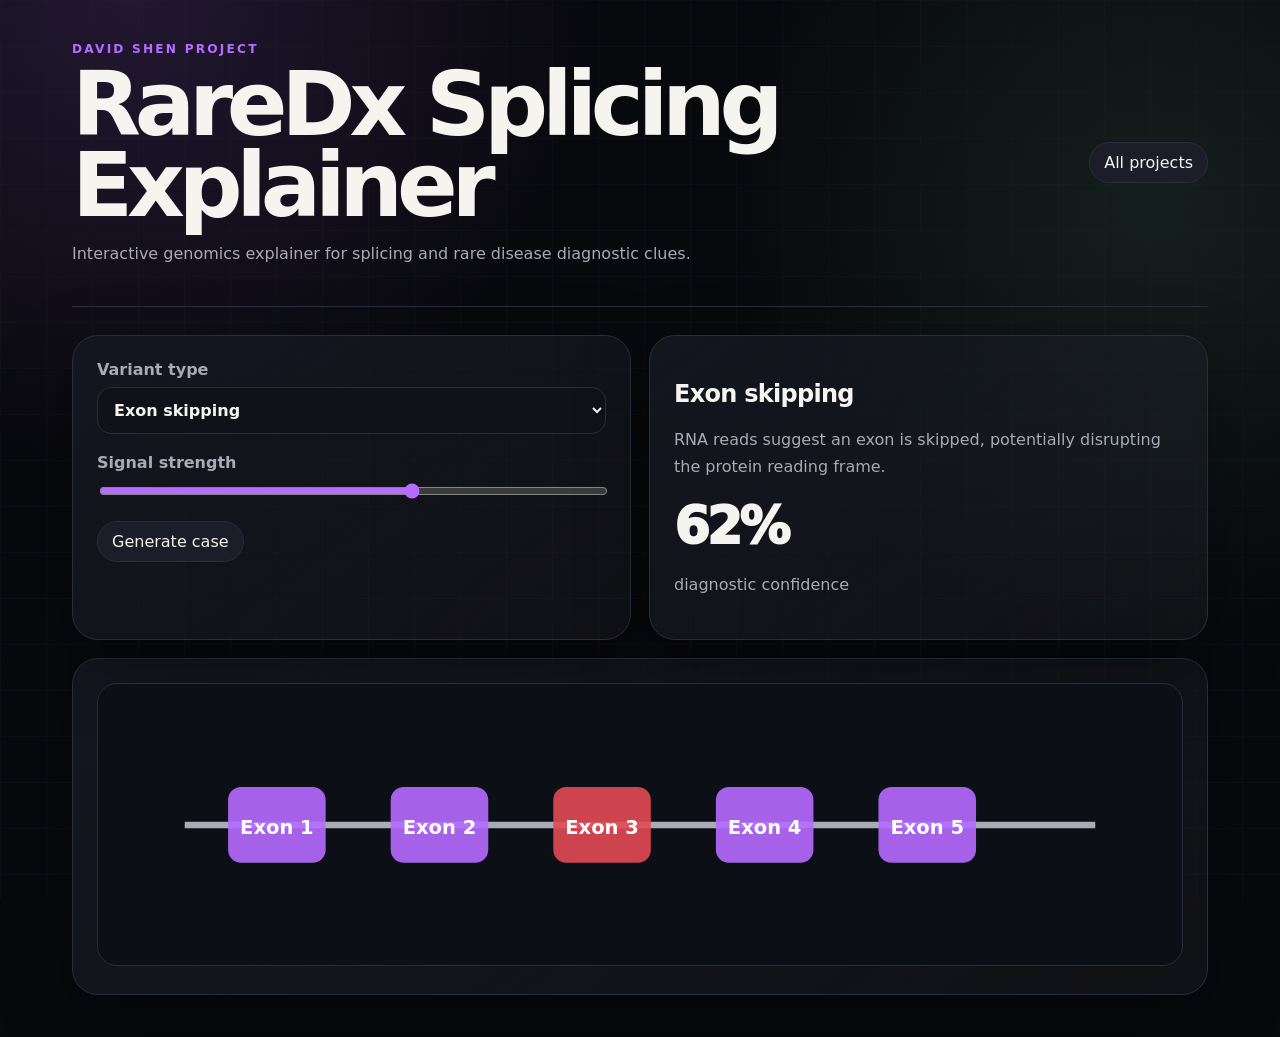
<file: apps/raredx-splicing-explainer/index.html>
<!doctype html><html lang="en"><head><meta charset="utf-8"><meta name="viewport" content="width=device-width,initial-scale=1"><title>RareDx Splicing Explainer</title><style>
:root{--bg:#08090d;--panel:#141620;--line:#2a2e3b;--text:#f6f4ef;--muted:#a8abb5;--accent:#b66cff;--red:#e34b55;--green:#82e0ac;--amber:#f4c86a}*{box-sizing:border-box}body{margin:0;background:radial-gradient(circle at 10% 0%,rgba(182,108,255,.15),transparent 30%),radial-gradient(circle at 90% 20%,rgba(130,224,172,.1),transparent 30%),var(--bg);color:var(--text);font-family:Inter,ui-sans-serif,system-ui,-apple-system,BlinkMacSystemFont,"Segoe UI",sans-serif}body:before{content:"";position:fixed;inset:0;background-image:linear-gradient(var(--line) 1px,transparent 1px),linear-gradient(90deg,var(--line) 1px,transparent 1px);background-size:46px 46px;opacity:.15;pointer-events:none}main{max-width:1180px;margin:auto;padding:42px 22px;position:relative}a{color:inherit}.top{display:flex;justify-content:space-between;gap:18px;align-items:center;border-bottom:1px solid var(--line);padding-bottom:22px;margin-bottom:28px}.kicker{color:var(--accent);text-transform:uppercase;letter-spacing:.18em;font-size:.76rem;font-weight:900}h1{font-size:clamp(2.8rem,7vw,6rem);line-height:.9;letter-spacing:-.07em;margin:8px 0 14px}h2,h3{letter-spacing:-.03em}.muted,p{color:var(--muted);line-height:1.65}.panel,.card{border:1px solid var(--line);background:linear-gradient(145deg,var(--panel),rgba(255,255,255,.035));border-radius:26px;padding:24px;box-shadow:0 24px 70px rgba(0,0,0,.35)}.grid{display:grid;grid-template-columns:repeat(2,minmax(0,1fr));gap:18px}.three{grid-template-columns:repeat(3,minmax(0,1fr))}.four{grid-template-columns:repeat(4,minmax(0,1fr))}button,.btn{border:1px solid var(--line);background:#1b1d28;color:var(--text);border-radius:999px;padding:10px 14px;font-weight:800;cursor:pointer;text-decoration:none;font:inherit}input,select,textarea{width:100%;border:1px solid var(--line);background:#10121a;color:var(--text);border-radius:14px;padding:12px;font:inherit}label{display:grid;gap:8px;color:var(--muted);font-weight:750}input[type=range]{accent-color:var(--accent);padding:0}.score{font-size:3.2rem;font-weight:950;letter-spacing:-.06em;color:var(--text)}.bar{height:12px;background:#242736;border-radius:999px;overflow:hidden}.bar span{display:block;height:100%;background:linear-gradient(90deg,var(--red),var(--accent),var(--green));width:0}.chips{display:flex;gap:8px;flex-wrap:wrap}.chips span{border:1px solid var(--line);border-radius:999px;padding:7px 10px;color:var(--muted)}canvas,svg{max-width:100%;border:1px solid var(--line);border-radius:20px;background:#0d0f16}.navlink{white-space:nowrap}@media(max-width:800px){.grid,.three,.four{grid-template-columns:1fr}.top{display:block}h1{font-size:3rem}}
</style></head><body><main><div class="top"><div><div class="kicker">David Shen Project</div><h1>RareDx Splicing Explainer</h1><p>Interactive genomics explainer for splicing and rare disease diagnostic clues.</p></div><a class="btn navlink" href="../../index.html">All projects</a></div>
<section class="grid"><div class="panel"><label>Variant type<select id="variant"><option value="skip">Exon skipping</option><option value="cryptic">Cryptic splice site</option><option value="retention">Intron retention</option><option value="outlier">Expression outlier</option></select></label><br><label>Signal strength<input id="strength" type="range" min="0" max="100" value="62"></label><br><button onclick="randomCase()">Generate case</button></div><div class="panel"><h2 id="caseTitle">Case</h2><p id="caseText"></p><div class="score" id="confidence">--</div><p>diagnostic confidence</p></div></section><section class="panel" style="margin-top:18px"><svg id="gene" viewBox="0 0 1000 260"></svg></section><script>
variant.oninput=strength.oninput=update;function randomCase(){variant.selectedIndex=Math.floor(Math.random()*variant.options.length);strength.value=Math.floor(30+Math.random()*70);update()}function update(){let v=variant.value,s=+strength.value;confidence.textContent=s+'%';let txt={skip:'RNA reads suggest an exon is skipped, potentially disrupting the protein reading frame.',cryptic:'Reads support a cryptic splice site that creates an abnormal transcript.',retention:'Intron retention may introduce premature stop codons or unstable RNA.',outlier:'Expression appears unusually high or low compared with a reference cohort.'};caseTitle.textContent=variant.options[variant.selectedIndex].text;caseText.textContent=txt[v];draw(v,s)}function draw(v,s){let svg=gene;svg.innerHTML='';function el(t,a){let e=document.createElementNS('http://www.w3.org/2000/svg',t);for(let k in a)e.setAttribute(k,a[k]);svg.appendChild(e);return e}el('line',{x1:80,y1:130,x2:920,y2:130,stroke:'#a8abb5','stroke-width':6});let xs=[120,270,420,570,720];xs.forEach((x,i)=>{let color=v==='skip'&&i===2?'#e34b55':'#b66cff';el('rect',{x,y:95,width:90,height:70,rx:12,fill:color,opacity:.9});let text=el('text',{x:x+45,y:138,fill:'#fff','text-anchor':'middle','font-size':18,'font-weight':700});text.textContent='Exon '+(i+1)});if(v==='cryptic')el('path',{d:'M475 90 C520 35,590 35,635 90',stroke:'#82e0ac','stroke-width':6,fill:'none'});if(v==='retention')el('rect',{x:510,y:116,width:130,height:28,rx:12,fill:'#f4c86a'});if(v==='outlier')for(let i=0;i<8;i++)el('circle',{cx:130+i*92,cy:45+Math.random()*30,r:6+s/20,fill:'#82e0ac',opacity:.6});}update();</script></main></body></html>
</file>
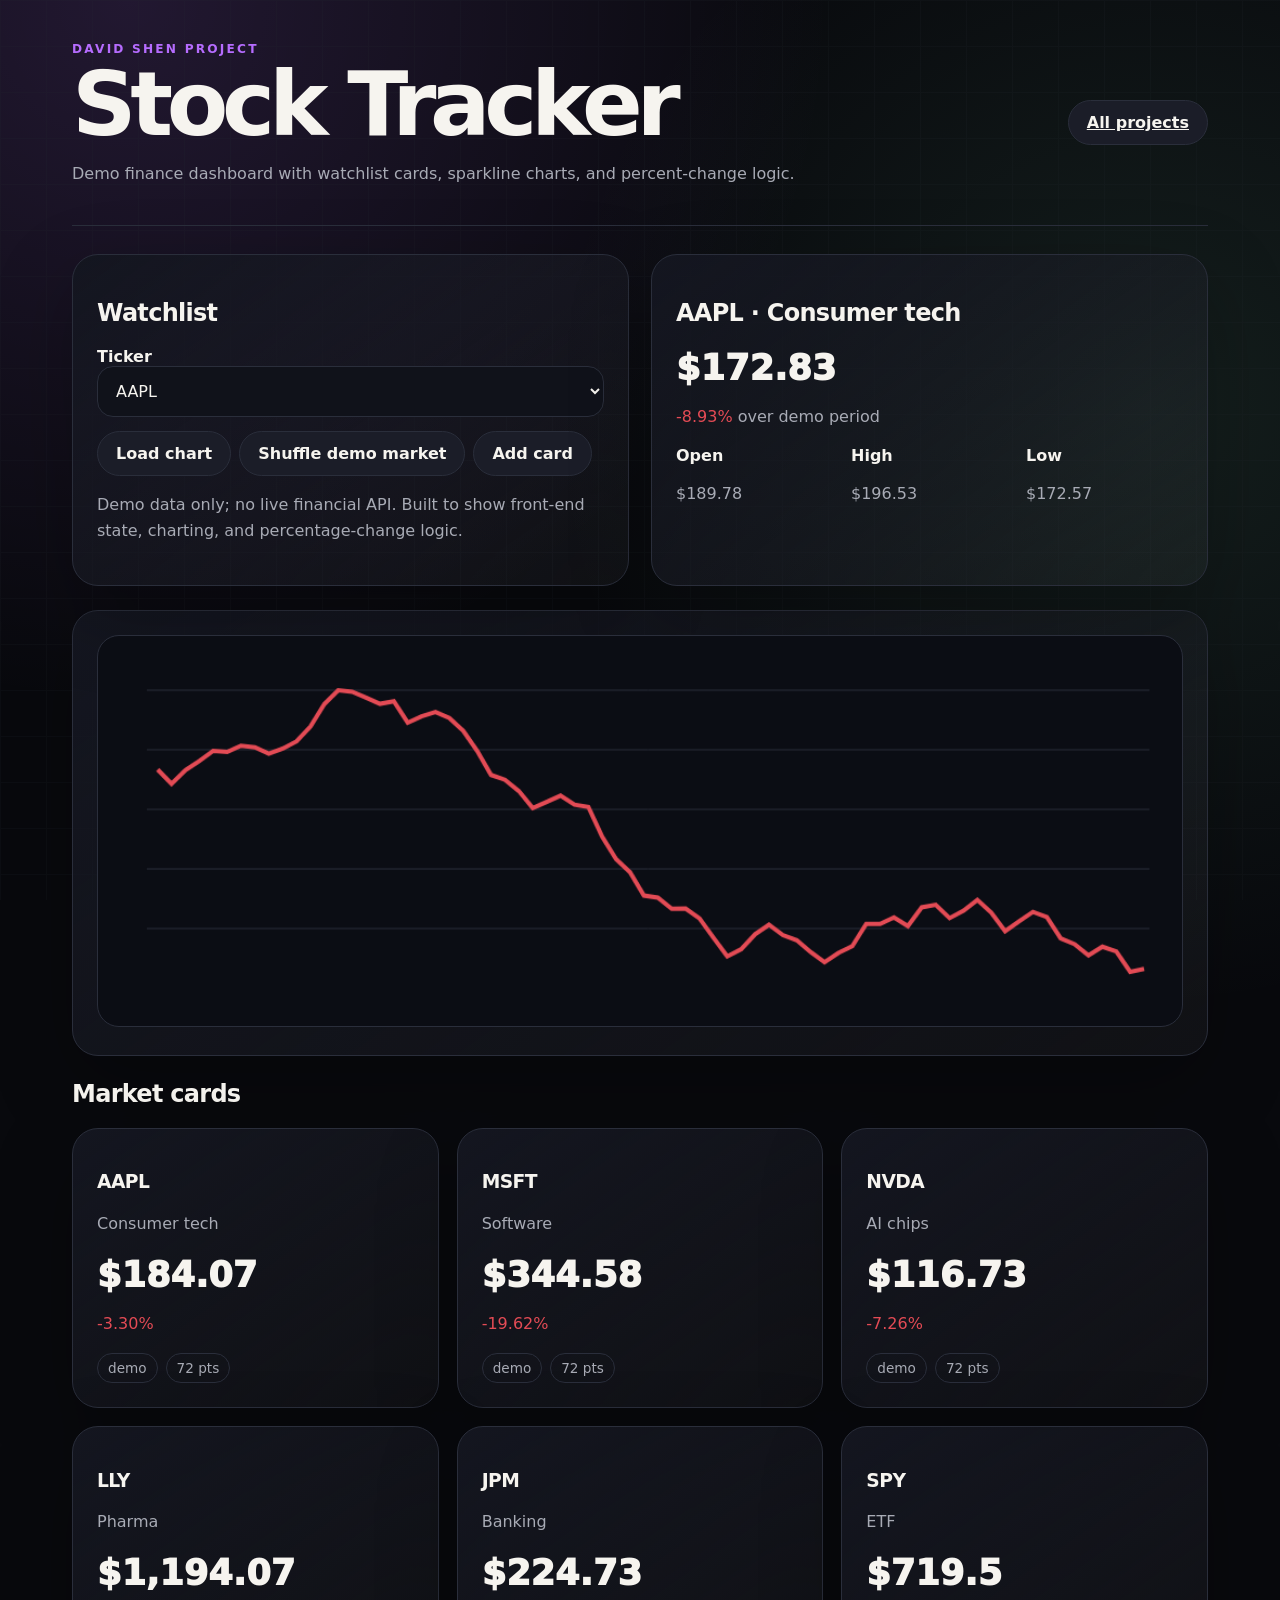
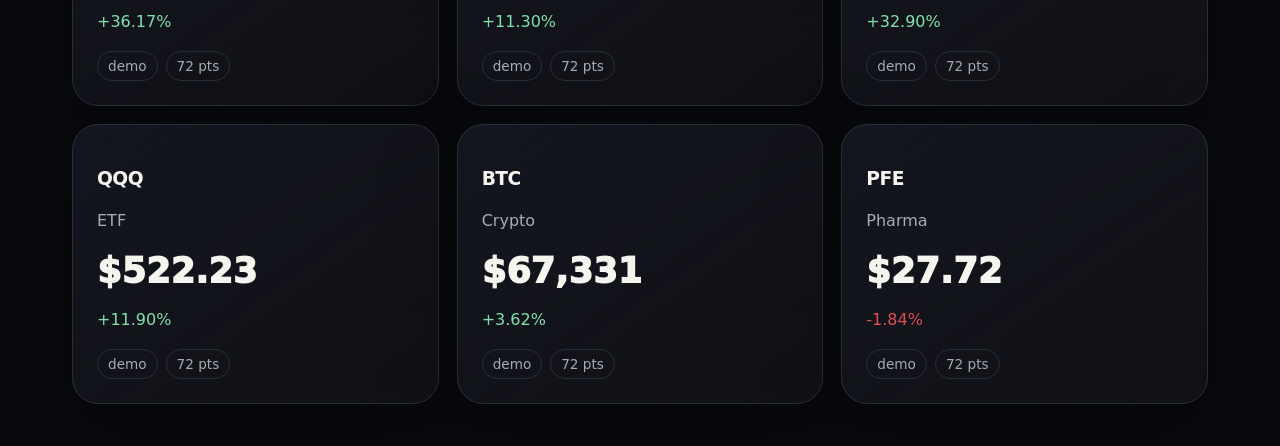
<file: apps/stock-tracker/index.html>
<!doctype html>
<html lang="en">
<head>
<meta charset="utf-8">
<meta name="viewport" content="width=device-width,initial-scale=1">
<title>Stock Tracker</title>
<style>
:root{--bg:#08090d;--panel:#141620;--line:#2a2e3b;--text:#f6f4ef;--muted:#a8abb5;--accent:#b66cff;--red:#e34b55;--green:#82e0ac;--amber:#f4c86a}
*{box-sizing:border-box}body{margin:0;background:radial-gradient(circle at 10% 0%,rgba(182,108,255,.15),transparent 30%),radial-gradient(circle at 90% 20%,rgba(130,224,172,.1),transparent 30%),var(--bg);color:var(--text);font-family:Inter,ui-sans-serif,system-ui,-apple-system,BlinkMacSystemFont,"Segoe UI",sans-serif}
body:before{content:"";position:fixed;inset:0;background-image:linear-gradient(var(--line) 1px,transparent 1px),linear-gradient(90deg,var(--line) 1px,transparent 1px);background-size:46px 46px;opacity:.15;pointer-events:none}
main{max-width:1180px;margin:auto;padding:42px 22px;position:relative}a{color:inherit}.top{display:flex;justify-content:space-between;gap:18px;align-items:center;border-bottom:1px solid var(--line);padding-bottom:22px;margin-bottom:28px}.kicker{color:var(--accent);text-transform:uppercase;letter-spacing:.18em;font-size:.76rem;font-weight:900}
h1{font-size:clamp(2.8rem,7vw,6rem);line-height:.9;letter-spacing:-.07em;margin:8px 0 14px}h2,h3{letter-spacing:-.03em}.muted,p{color:var(--muted);line-height:1.65}.panel,.card{border:1px solid var(--line);background:linear-gradient(145deg,var(--panel),rgba(255,255,255,.035));border-radius:26px;padding:24px;box-shadow:0 28px 80px rgba(0,0,0,.26)}.btn,button,select,input,textarea{font:inherit}
.btn,button{border:1px solid var(--line);background:#1b1d28;color:var(--text);border-radius:999px;padding:12px 18px;font-weight:800;cursor:pointer}.btn:hover,button:hover{border-color:var(--accent)}select,input,textarea{width:100%;border:1px solid var(--line);background:#10121a;color:var(--text);border-radius:16px;padding:14px}textarea{min-height:230px;resize:vertical}.grid{display:grid;grid-template-columns:repeat(2,minmax(0,1fr));gap:22px}.grid3{display:grid;grid-template-columns:repeat(3,minmax(0,1fr));gap:18px}.chips{display:flex;gap:8px;flex-wrap:wrap}.chips span{border:1px solid var(--line);border-radius:999px;padding:6px 10px;color:var(--muted);font-size:.85rem}.stat{font-size:2.2rem;font-weight:950}.good{color:var(--green)}.bad{color:var(--red)}.warn{color:var(--amber)}ul{line-height:1.85;color:var(--muted)}canvas{width:100%;height:auto;border:1px solid var(--line);border-radius:22px;background:#0b0d14}.section{margin-top:24px}@media(max-width:760px){.grid,.grid3{grid-template-columns:1fr}h1{font-size:3.2rem}}
</style>
</head>
<body>
<main>
  <div class="top">
    <div>
      <div class="kicker">David Shen Project</div>
      <h1>Stock Tracker</h1>
      <p class="muted">Demo finance dashboard with watchlist cards, sparkline charts, and percent-change logic.</p>
    </div>
    <a class="btn" href="../../index.html">All projects</a>
  </div>
  
<div class="grid">
  <section class="panel">
    <h2>Watchlist</h2>
    <label><strong>Ticker</strong><select id="ticker">
      <option>AAPL</option><option>MSFT</option><option>NVDA</option><option>GOOGL</option><option>AMZN</option><option>META</option><option>TSLA</option><option>JPM</option><option>UNH</option><option>LLY</option><option>PFE</option><option>MRNA</option><option>SPY</option><option>QQQ</option><option>BTC</option><option>ETH</option>
    </select></label>
    <div class="chips" style="margin-top:14px">
      <button onclick="render()">Load chart</button>
      <button onclick="shuffleMarket()">Shuffle demo market</button>
      <button onclick="addToWatchlist()">Add card</button>
    </div>
    <p class="muted">Demo data only; no live financial API. Built to show front-end state, charting, and percentage-change logic.</p>
  </section>
  <section class="panel">
    <h2 id="tickerTitle">AAPL</h2>
    <div class="stat" id="price">$0</div>
    <p id="change" class="muted"></p>
    <div class="grid3">
      <div><strong>Open</strong><p id="openVal"></p></div>
      <div><strong>High</strong><p id="highVal"></p></div>
      <div><strong>Low</strong><p id="lowVal"></p></div>
    </div>
  </section>
</div>
<section class="panel section">
  <canvas id="chart" width="1000" height="360"></canvas>
</section>
<section class="section">
  <h2>Market cards</h2>
  <div id="cards" class="grid3"></div>
</section>

</main>
<script>

const base = {
  AAPL:{price:190,sector:"Consumer tech"}, MSFT:{price:430,sector:"Software"}, NVDA:{price:125,sector:"AI chips"},
  GOOGL:{price:175,sector:"Search/cloud"}, AMZN:{price:185,sector:"E-commerce/cloud"}, META:{price:500,sector:"Social/AI"},
  TSLA:{price:180,sector:"EV"}, JPM:{price:200,sector:"Banking"}, UNH:{price:510,sector:"Health insurance"},
  LLY:{price:880,sector:"Pharma"}, PFE:{price:28,sector:"Pharma"}, MRNA:{price:150,sector:"Biotech"},
  SPY:{price:540,sector:"ETF"}, QQQ:{price:465,sector:"ETF"}, BTC:{price:65000,sector:"Crypto"}, ETH:{price:3500,sector:"Crypto"}
};
let seed = 4;
function rng(){ seed = (seed*9301+49297)%233280; return seed/233280; }
function series(t){
  let v = base[t].price;
  const arr = [];
  const drift = (t.charCodeAt(0)%7 - 3) / 1000;
  for(let i=0;i<72;i++){
    v *= 1 + drift + Math.sin((i+t.length)/7)*0.004 + (rng()-0.5)*0.018;
    arr.push(+v.toFixed(t==="BTC"||t==="ETH"?0:2));
  }
  return arr;
}
function money(v){ return "$" + Number(v).toLocaleString(undefined,{maximumFractionDigits:2}); }
function render(){
  const t = document.getElementById("ticker").value;
  const arr = series(t);
  const first = arr[0], last = arr[arr.length-1], hi = Math.max(...arr), lo = Math.min(...arr);
  const pct = ((last/first-1)*100);
  document.getElementById("tickerTitle").textContent = `${t} · ${base[t].sector}`;
  document.getElementById("price").textContent = money(last);
  document.getElementById("change").innerHTML = `<span class="${pct>=0?'good':'bad'}">${pct>=0?'+':''}${pct.toFixed(2)}%</span> over demo period`;
  document.getElementById("openVal").textContent = money(first);
  document.getElementById("highVal").textContent = money(hi);
  document.getElementById("lowVal").textContent = money(lo);
  draw(arr,pct);
  renderCards();
}
function draw(arr,pct){
  const c = document.getElementById("chart"), ctx = c.getContext("2d"), w=c.width, h=c.height;
  ctx.clearRect(0,0,w,h);
  const min=Math.min(...arr), max=Math.max(...arr);
  ctx.strokeStyle="#2a2e3b"; ctx.lineWidth=1;
  for(let y=50;y<h-40;y+=55){ctx.beginPath();ctx.moveTo(45,y);ctx.lineTo(w-30,y);ctx.stroke();}
  ctx.strokeStyle = pct>=0 ? "#82e0ac" : "#e34b55";
  ctx.lineWidth=4; ctx.beginPath();
  arr.forEach((v,i)=>{const x=55+i*(w-90)/(arr.length-1), y=h-50-(v-min)/(max-min||1)*(h-100); i?ctx.lineTo(x,y):ctx.moveTo(x,y);});
  ctx.stroke();
}
function cardHtml(t){
  const arr = series(t), first=arr[0], last=arr[arr.length-1], pct=((last/first-1)*100);
  return `<article class="card"><h3>${t}</h3><p>${base[t].sector}</p><div class="stat">${money(last)}</div><p class="${pct>=0?'good':'bad'}">${pct>=0?'+':''}${pct.toFixed(2)}%</p><div class="chips"><span>demo</span><span>${arr.length} pts</span></div></article>`;
}
function renderCards(){
  const tickers = ["AAPL","MSFT","NVDA","LLY","JPM","SPY","QQQ","BTC","PFE"];
  document.getElementById("cards").innerHTML = tickers.map(cardHtml).join("");
}
function shuffleMarket(){ seed = Math.floor(Math.random()*9999)+1; render(); }
function addToWatchlist(){
  const t = document.getElementById("ticker").value;
  const el = document.createElement("div");
  el.innerHTML = cardHtml(t);
  document.getElementById("cards").prepend(el.firstElementChild);
}
document.getElementById("ticker").addEventListener("change", render);
render();

</script>
</body>
</html>
</file>
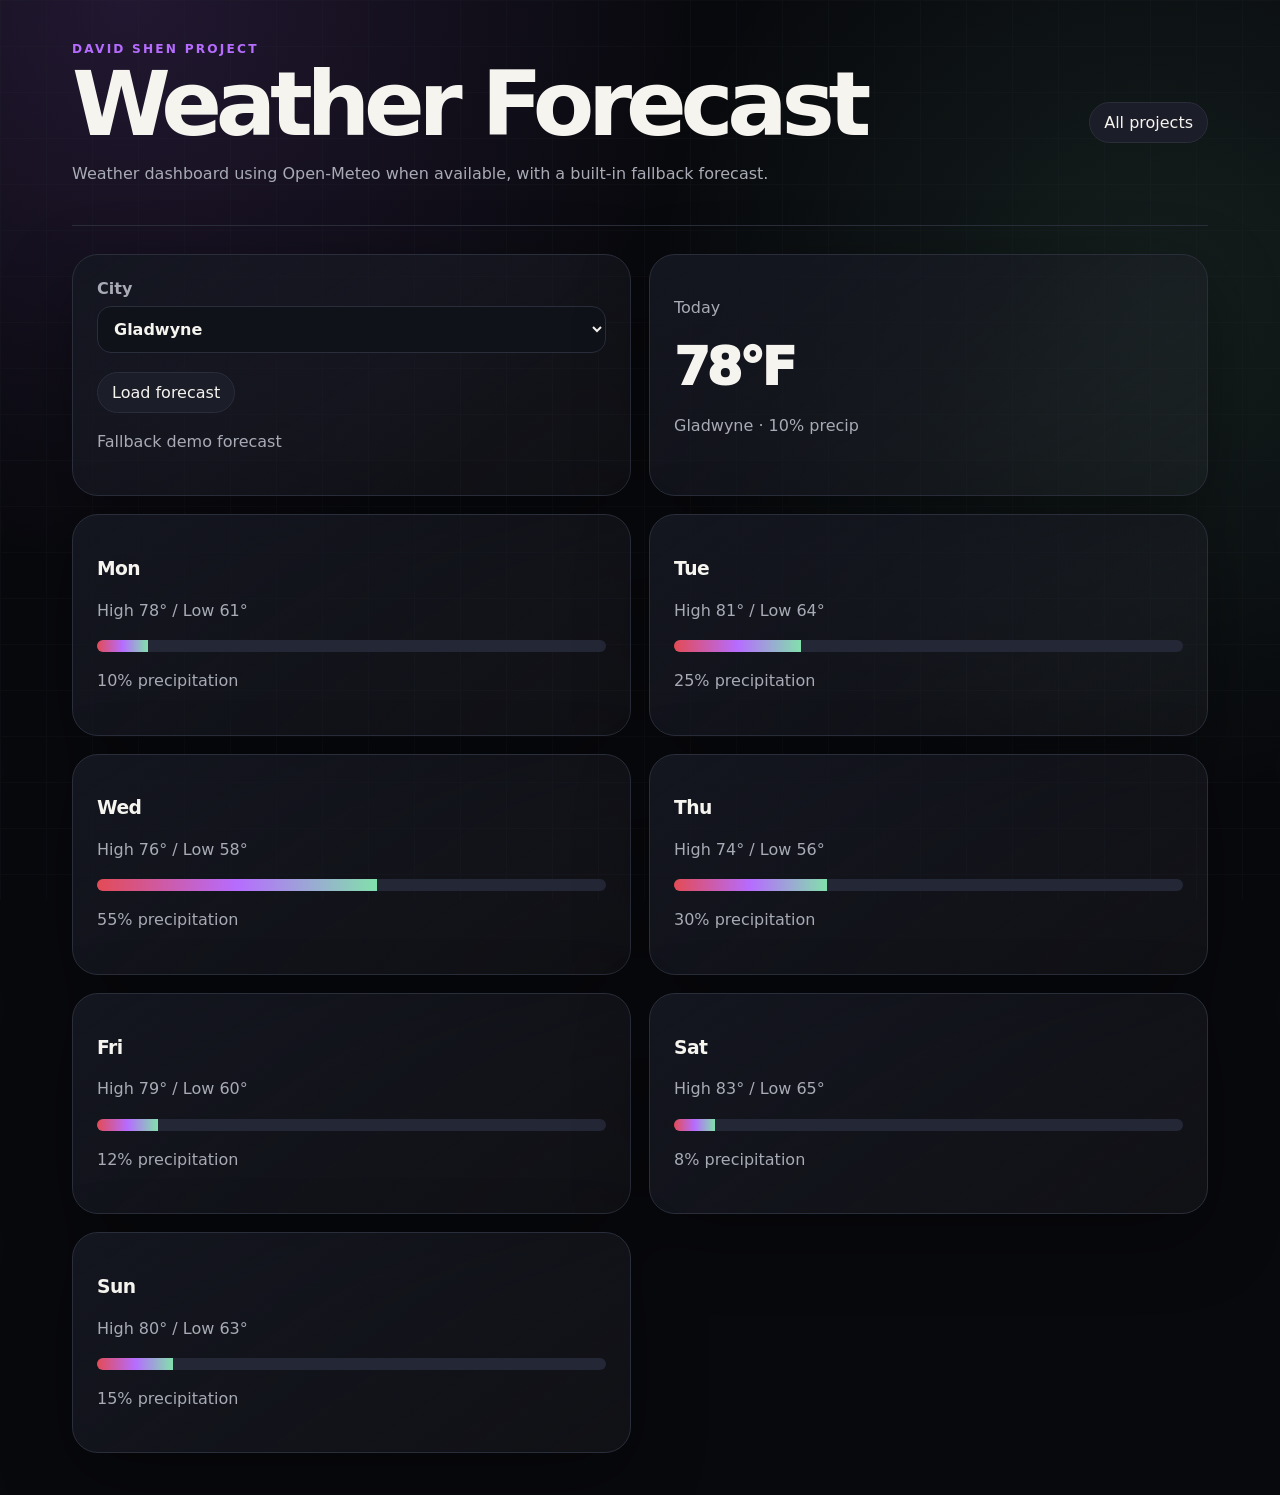
<file: apps/weather-forecast/index.html>
<!doctype html><html lang="en"><head><meta charset="utf-8"><meta name="viewport" content="width=device-width,initial-scale=1"><title>Weather Forecast</title><style>
:root{--bg:#08090d;--panel:#141620;--line:#2a2e3b;--text:#f6f4ef;--muted:#a8abb5;--accent:#b66cff;--red:#e34b55;--green:#82e0ac;--amber:#f4c86a}*{box-sizing:border-box}body{margin:0;background:radial-gradient(circle at 10% 0%,rgba(182,108,255,.15),transparent 30%),radial-gradient(circle at 90% 20%,rgba(130,224,172,.1),transparent 30%),var(--bg);color:var(--text);font-family:Inter,ui-sans-serif,system-ui,-apple-system,BlinkMacSystemFont,"Segoe UI",sans-serif}body:before{content:"";position:fixed;inset:0;background-image:linear-gradient(var(--line) 1px,transparent 1px),linear-gradient(90deg,var(--line) 1px,transparent 1px);background-size:46px 46px;opacity:.15;pointer-events:none}main{max-width:1180px;margin:auto;padding:42px 22px;position:relative}a{color:inherit}.top{display:flex;justify-content:space-between;gap:18px;align-items:center;border-bottom:1px solid var(--line);padding-bottom:22px;margin-bottom:28px}.kicker{color:var(--accent);text-transform:uppercase;letter-spacing:.18em;font-size:.76rem;font-weight:900}h1{font-size:clamp(2.8rem,7vw,6rem);line-height:.9;letter-spacing:-.07em;margin:8px 0 14px}h2,h3{letter-spacing:-.03em}.muted,p{color:var(--muted);line-height:1.65}.panel,.card{border:1px solid var(--line);background:linear-gradient(145deg,var(--panel),rgba(255,255,255,.035));border-radius:26px;padding:24px;box-shadow:0 24px 70px rgba(0,0,0,.35)}.grid{display:grid;grid-template-columns:repeat(2,minmax(0,1fr));gap:18px}.three{grid-template-columns:repeat(3,minmax(0,1fr))}.four{grid-template-columns:repeat(4,minmax(0,1fr))}button,.btn{border:1px solid var(--line);background:#1b1d28;color:var(--text);border-radius:999px;padding:10px 14px;font-weight:800;cursor:pointer;text-decoration:none;font:inherit}input,select,textarea{width:100%;border:1px solid var(--line);background:#10121a;color:var(--text);border-radius:14px;padding:12px;font:inherit}label{display:grid;gap:8px;color:var(--muted);font-weight:750}input[type=range]{accent-color:var(--accent);padding:0}.score{font-size:3.2rem;font-weight:950;letter-spacing:-.06em;color:var(--text)}.bar{height:12px;background:#242736;border-radius:999px;overflow:hidden}.bar span{display:block;height:100%;background:linear-gradient(90deg,var(--red),var(--accent),var(--green));width:0}.chips{display:flex;gap:8px;flex-wrap:wrap}.chips span{border:1px solid var(--line);border-radius:999px;padding:7px 10px;color:var(--muted)}canvas,svg{max-width:100%;border:1px solid var(--line);border-radius:20px;background:#0d0f16}.navlink{white-space:nowrap}@media(max-width:800px){.grid,.three,.four{grid-template-columns:1fr}.top{display:block}h1{font-size:3rem}}
</style></head><body><main><div class="top"><div><div class="kicker">David Shen Project</div><h1>Weather Forecast</h1><p>Weather dashboard using Open-Meteo when available, with a built-in fallback forecast.</p></div><a class="btn navlink" href="../../index.html">All projects</a></div>
<section class="grid"><div class="panel"><label>City<select id="city"><option value="Gladwyne,40.04,-75.28">Gladwyne</option><option value="Hanover,43.70,-72.29">Hanover</option><option value="Philadelphia,39.95,-75.16">Philadelphia</option><option value="San Francisco,37.77,-122.42">San Francisco</option></select></label><br><button onclick="loadWeather()">Load forecast</button><p class="muted" id="source">Uses Open-Meteo if network is available.</p></div><div class="panel"><p>Today</p><div class="score" id="temp">--</div><p id="desc"></p></div></section><section class="grid" id="days" style="margin-top:18px"></section><script>
async function loadWeather(){let [name,lat,lon]=city.value.split(',');try{let url=`https://api.open-meteo.com/v1/forecast?latitude=${lat}&longitude=${lon}&daily=temperature_2m_max,temperature_2m_min,precipitation_probability_max&temperature_unit=fahrenheit&timezone=auto`;let r=await fetch(url);let j=await r.json();source.textContent='Live data: Open-Meteo';render(name,j.daily.time,j.daily.temperature_2m_max,j.daily.temperature_2m_min,j.daily.precipitation_probability_max)}catch(e){source.textContent='Fallback demo forecast';let times=['Mon','Tue','Wed','Thu','Fri','Sat','Sun'],hi=[78,81,76,74,79,83,80],lo=[61,64,58,56,60,65,63],rain=[10,25,55,30,12,8,15];render(name,times,hi,lo,rain)}}function render(name,times,hi,lo,rain){temp.textContent=Math.round(hi[0])+'°F';desc.textContent=name+' · '+rain[0]+'% precip';days.innerHTML=times.slice(0,7).map((d,i)=>`<article class="card"><h3>${d}</h3><p>High ${Math.round(hi[i])}° / Low ${Math.round(lo[i])}°</p><div class="bar"><span style="width:${rain[i]}%"></span></div><p>${rain[i]}% precipitation</p></article>`).join('')}loadWeather();</script></main></body></html>
</file>
<file: styles.css>
:root{--bg:#07080d;--glass:rgba(28,30,42,.58);--glass2:rgba(255,255,255,.06);--line:rgba(255,255,255,.13);--text:#f5f3f0;--muted:#acaeb8;--faint:#7f8390;--accent:#b766ff;--red:#e44855;--green:#88e2b1;--amber:#f4c96c;--shadow:0 26px 80px rgba(0,0,0,.38)}[data-theme=light]{--bg:#f5efe5;--glass:rgba(255,255,255,.68);--glass2:rgba(255,255,255,.72);--line:rgba(36,30,22,.16);--text:#181818;--muted:#60636d;--faint:#898276;--accent:#6b3db2;--red:#b93440;--green:#14734f;--amber:#9c6814;--shadow:0 22px 70px rgba(39,31,23,.13)}*{box-sizing:border-box}html{scroll-behavior:smooth}body{margin:0;background:var(--bg);color:var(--text);font-family:Inter,ui-sans-serif,system-ui,-apple-system,BlinkMacSystemFont,"Segoe UI",sans-serif}body:before{content:"";position:fixed;inset:0;background-image:linear-gradient(var(--line) 1px,transparent 1px),linear-gradient(90deg,var(--line) 1px,transparent 1px);background-size:44px 44px;opacity:.14;pointer-events:none}.liquid-bg{position:fixed;inset:0;overflow:hidden;pointer-events:none;filter:blur(20px);opacity:.6}.liquid-bg span{position:absolute;border-radius:999px;background:radial-gradient(circle,var(--accent),transparent 65%);animation:float 16s ease-in-out infinite}.liquid-bg span:nth-child(1){width:420px;height:420px;left:-120px;top:80px}.liquid-bg span:nth-child(2){width:360px;height:360px;right:8%;top:30%;background:radial-gradient(circle,var(--green),transparent 65%);animation-delay:-5s}.liquid-bg span:nth-child(3){width:320px;height:320px;left:35%;bottom:-120px;background:radial-gradient(circle,var(--red),transparent 65%);animation-delay:-9s}@keyframes float{0%,100%{transform:translate(0,0) scale(1)}33%{transform:translate(80px,-50px) scale(1.1)}66%{transform:translate(-50px,70px) scale(.92)}}body.reduced-motion .liquid-bg span,.reveal{animation:none}.nav-shell{position:sticky;top:18px;z-index:10;display:flex;align-items:center;justify-content:space-between;gap:18px;max-width:1680px;margin:18px auto 0;padding:12px 14px}.glass{border:1px solid var(--line);background:linear-gradient(135deg,var(--glass),var(--glass2));box-shadow:var(--shadow);backdrop-filter:blur(22px);border-radius:28px;position:relative;overflow:hidden}.glass:after{content:"";position:absolute;inset:-2px;background:linear-gradient(110deg,transparent,rgba(255,255,255,.12),transparent);transform:translateX(-130%);animation:shine 9s ease-in-out infinite;pointer-events:none}@keyframes shine{0%,70%{transform:translateX(-130%)}100%{transform:translateX(130%)}}.brand{display:flex;align-items:center;gap:12px;text-decoration:none}.brand-mark{display:grid;place-items:center;width:50px;height:50px;border-radius:18px;background:rgba(183,102,255,.18);border:1px solid var(--line);font-weight:900}.brand b,.brand small{display:block}.brand small{color:var(--muted);font-size:.68rem;letter-spacing:.14em;text-transform:uppercase}.nav{display:flex;gap:8px;flex-wrap:wrap}.nav a{text-decoration:none;color:var(--muted);border:1px solid var(--line);border-radius:999px;padding:10px 14px;font-weight:750}.nav a:hover,.nav a.active{color:var(--text);background:rgba(183,102,255,.14);border-color:rgba(183,102,255,.44)}.page-grid{max-width:1680px;margin:28px auto;display:grid;grid-template-columns:minmax(0,1fr) 340px;gap:28px;padding:0 18px}.side-rail{position:sticky;top:120px;align-self:start;display:grid;gap:16px}.section{padding:56px 0;border-bottom:1px solid var(--line);scroll-margin-top:110px}.section-kicker,.rail-title{color:var(--faint);letter-spacing:.2em;text-transform:uppercase;font-size:.74rem;font-weight:900;margin:0 0 12px}.hero h1{font-size:clamp(5rem,12vw,13rem);line-height:.8;letter-spacing:-.1em;margin:0 0 26px}.hero-text{font-size:clamp(1.1rem,1.7vw,1.36rem);line-height:1.68;color:var(--muted);max-width:1050px}.fact-grid{display:grid;grid-template-columns:repeat(4,1fr);gap:14px;margin-top:30px}.fact-grid article{padding:20px}.fact-grid span{display:block;color:var(--faint);letter-spacing:.12em;text-transform:uppercase;font-size:.72rem;font-weight:850;margin-bottom:8px}h2{font-size:clamp(2.6rem,5vw,5.6rem);line-height:.9;letter-spacing:-.07em;margin:0 0 26px}h3{font-size:1.45rem;margin:0 0 8px;letter-spacing:-.03em}.muted,p{color:var(--muted);line-height:1.62}.list-cards,.research-list{display:grid;gap:14px}.row-card{display:flex;justify-content:space-between;gap:16px;align-items:flex-start;padding:24px}.row-card span{color:var(--faint);white-space:nowrap}.soft-panel{padding:18px;margin-top:14px}.chip-cloud{display:flex;gap:9px;flex-wrap:wrap}.chip-cloud span{border:1px solid var(--line);background:rgba(255,255,255,.04);border-radius:999px;color:var(--muted);padding:8px 11px;font-size:.88rem}.research-card{display:grid;grid-template-columns:130px 1fr;gap:18px;padding:24px}.year,.num{color:var(--accent);font-weight:950;font-size:1.2rem}.research-card ul{color:var(--muted);line-height:1.65}.research-card li::marker{color:var(--red)}.project-grid{display:grid;grid-template-columns:repeat(2,1fr);gap:16px}.project-card{padding:24px;min-height:270px;display:grid;align-content:start;gap:12px}.project-card.primary{background:linear-gradient(135deg,rgba(183,102,255,.18),rgba(228,72,85,.08)),var(--glass)}.project-card a,.contact-links a,button{width:max-content;border:1px solid var(--line);border-radius:999px;background:rgba(255,255,255,.06);color:var(--text);text-decoration:none;font:inherit;font-weight:800;padding:10px 14px;cursor:pointer}.honor-grid,.experience-grid,.writing-grid{display:grid;grid-template-columns:repeat(2,1fr);gap:14px}.honor,.exp-card,.writing-card{padding:22px}.honor strong{display:block;margin-bottom:10px}.honor span{display:block;color:var(--muted);line-height:1.55}.writing-card a{color:var(--text)}.contact-card{display:flex;justify-content:space-between;align-items:center;gap:20px;padding:24px}.contact-links{display:flex;gap:10px}.rail-card{padding:20px}.toggle-row{display:flex;align-items:center;justify-content:space-between;gap:12px;margin-top:12px;color:var(--muted)}.search-box{display:flex;align-items:center;gap:10px;border:1px solid var(--line);border-radius:18px;padding:12px;background:rgba(255,255,255,.04)}.search-box input{border:0;outline:0;background:transparent;color:var(--text);font:inherit;width:100%}.search-results{display:grid;gap:8px;margin-top:12px}.search-results a{display:block;text-decoration:none;color:var(--muted);border:1px solid var(--line);border-radius:13px;padding:9px}.clock-card strong{display:block;font-size:2.8rem;letter-spacing:-.06em}.clock-card span{color:var(--muted)}.status-card ol{margin:0;padding-left:22px;color:var(--muted);line-height:1.7}.reveal{opacity:0;transform:translateY(18px);transition:opacity .7s ease,transform .7s ease}.reveal.visible{opacity:1;transform:none}.highlight{outline:2px solid var(--accent);outline-offset:4px}@media(max-width:1200px){.page-grid{grid-template-columns:1fr}.side-rail{position:static;grid-template-columns:repeat(2,1fr)}.fact-grid{grid-template-columns:repeat(2,1fr)}}@media(max-width:760px){.nav-shell,.row-card,.contact-card{display:block}.nav{margin-top:12px}.project-grid,.honor-grid,.experience-grid,.writing-grid,.side-rail,.fact-grid{grid-template-columns:1fr}.research-card{grid-template-columns:1fr}.hero h1{font-size:4.7rem}h2{font-size:3rem}}

.stack-list{display:grid;grid-template-columns:repeat(3,minmax(0,1fr));gap:8px;margin:8px 0 2px}.stack-list span{display:grid;place-items:center;min-height:38px;border:1px solid var(--line);border-radius:13px;background:rgba(255,255,255,.055);color:var(--text);font-weight:850;font-size:.82rem}.quote-card blockquote{font-size:1.28rem;line-height:1.55;color:var(--text);margin:12px 0 16px;padding-left:18px;border-left:3px solid var(--accent)}.quote-card p{margin-bottom:0}
</file>
